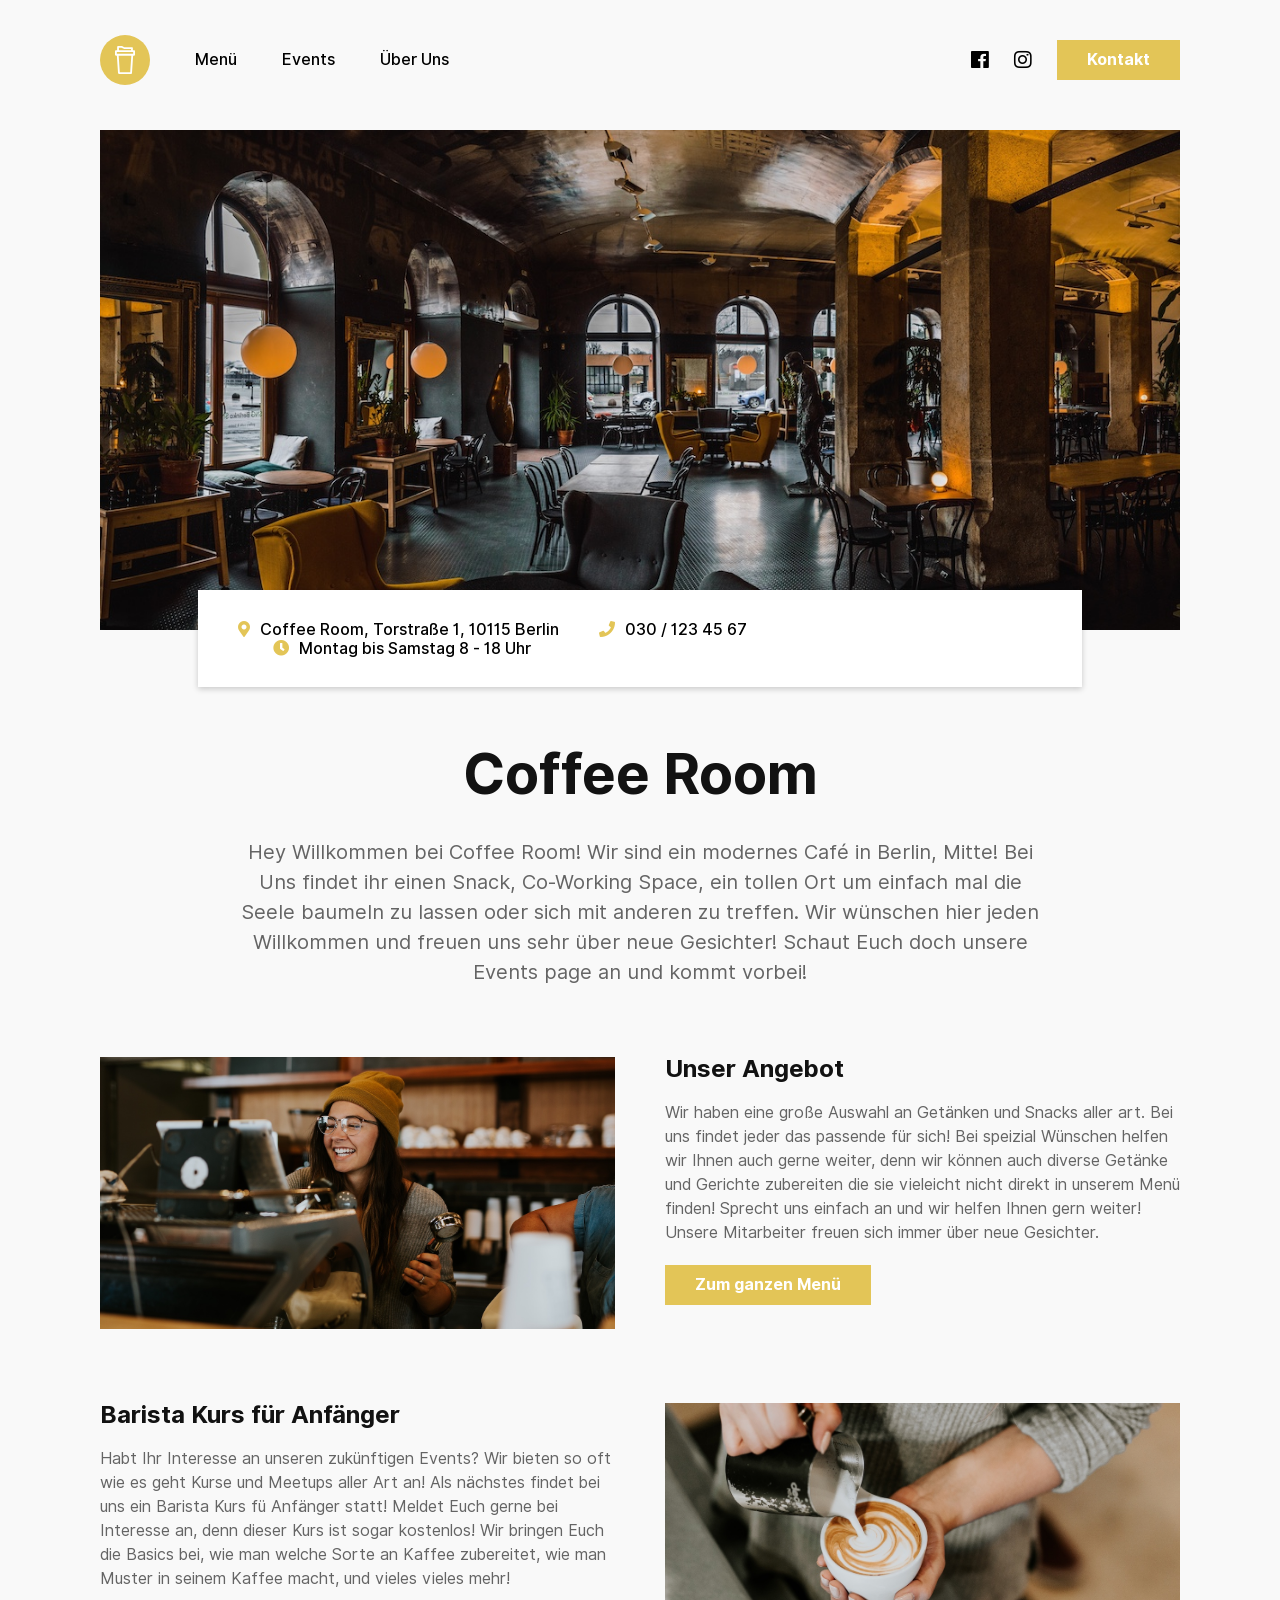
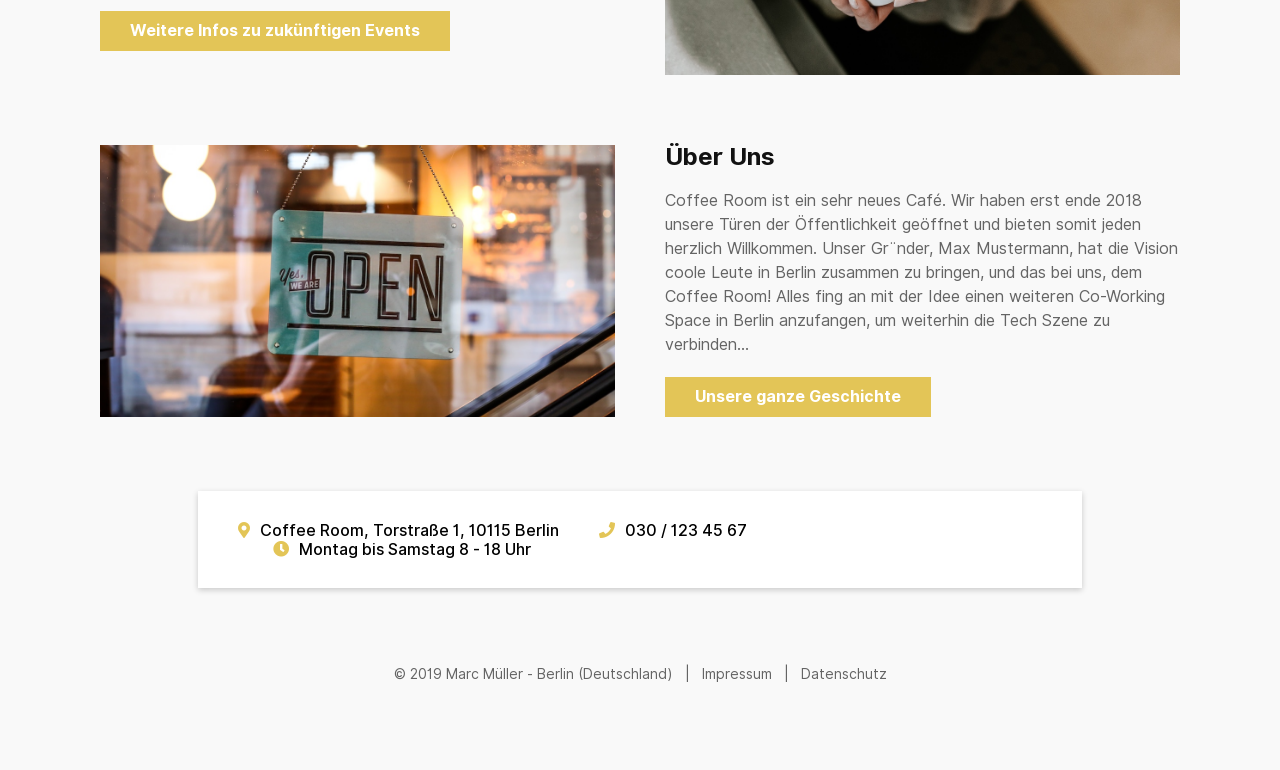
<file: index.html>
<!DOCTYPE html>
<html lang="de">
<head>

	<!-- Diese Seite ist programmiert von Marc Müller, bei Fragen zum Quellcode schicken sie eine E-Mail an marc.mueller@th-wildau.de -->

	<!-- Charset & Device Specific Meta Tags -->
	<meta charset="utf-8">
    <meta http-equiv="X-UA-Compatible" content="IE=edge">
    <meta name="viewport" content="width=device-width, initial-scale=1, shrink-to-fit=no">

    <!-- Title -->
	<title>Coffee Room</title>

    <!-- Content Meta Tags -->
    <meta name="author" content="Coffee Room">
    <meta name="description" content="Coffee Room ist ein wunderschönes modernes Café in Berlin Mitte.">
    <meta name="keywords" content="coffee, room, cafe, coffee room, Kaffee, Kaffee Laden, Coworking, co-working, berlin, mitte, berlin mitte, coworking berlin mitte">

    <meta property="og:title" content="Coffee Room">
    <meta property="og:type" content="website">
    <meta name="og:description" content="Coffee Room ist ein wunderschönes modernes Café in Berlin Mitte.">

    <!-- Favicon & Home Screen Icons -->
    <link rel="apple-touch-icon" sizes="180x180" href="./media/logo/apple-touch-icon.jpg">
    <link rel="icon" type="image/png" sizes="200x200" href="./media/logo/favicon.png">
	<link rel="icon" type="image/png" sizes="32x32" href="./media/logo/favicon-32x32.png">
	<link rel="icon" type="image/png" sizes="16x16" href="./media/logo/favicon-16x16.png">

    <!-- CSS -->
	<link rel="stylesheet" type="text/css" href="./css/normalize.css">
	<link rel="stylesheet" type="text/css" href="./css/fontawesome.min.css">
	<link rel="stylesheet" type="text/css" href="./css/inter-ui.css">
	<link rel="stylesheet" type="text/css" href="./css/style.css">

</head>
<body>

	<!-- Body Wrapper: Max-Width: 1200px -->
	<div class="wrapper">
		
		<!-- Navigations Leiste -->
		<header>
			
			<div class="mobileMenu">
				<a href="javascript:openMenu();"><i class="fas fa-bars"></i></a>
			</div><a href="./index.html" class="logo"><img src="./media/logo/logo.svg" alt="Coffee Room Logo"/></a><div class="rightNav">
				<ul>
					<li><a target="_blank" href="https://www.facebook.com/coffeeroom/"><i class="fab fa-facebook"></i></a></li>
					<li><a target="_blank" href="https://www.instagram.com/coffeeroom/"><i class="fab fa-instagram"></i></a></li>
				</ul>
				<a class="button" href="./kontakt.html">Kontakt</a>
				<a class="mobileButton" href="./kontakt.html"><i class="far fa-envelope"></i></a>
			</div>
			<nav class="navLinks" id="navLinks">
				<ul>
					<li><a href="./menu.html">Men&uuml;</a></li>
					<li><a href="./events.html">Events</a></li>
					<li><a href="./ueberuns.html">&Uuml;ber Uns</a></li>
				</ul>
			</nav>
			
		</header>

		<!-- Main Content Abteilung -->
		<main>
			
			<!-- Hero Bild -->
			<img class="hero" src="./media/cafe.jpg" alt="Ein Blick auf das ganze Coffe Room Café" title="Quelle: Sebastian Schuppik auf Unsplash  –  https://unsplash.com/photos/H7xTpvBjJS4"/>

			<!-- Quick Information -->
			<div class="quickInfo">
				<ul>
					<li class="rightMargin"><i class="fas fa-map-marker-alt"></i>Coffee Room, Torstra&szlig;e 1, 10115 Berlin</li>
					<li><i class="fas fa-phone"></i>030 / 123 45 67</li>
					<li class="leftMargin"><i class="fas fa-clock"></i>Montag bis Samstag 8 - 18 Uhr</li>
				</ul>
			</div>

			<!-- Seiten Intro -->
			<section class="text">
				<h1>Coffee Room</h1>
				<p>Hey Willkommen bei Coffee Room! Wir sind ein modernes Caf&eacute; in Berlin, Mitte! Bei Uns findet ihr einen Snack, Co-Working Space, ein tollen Ort um einfach mal die Seele baumeln zu lassen oder sich mit anderen zu treffen. Wir wünschen hier jeden Willkommen und freuen uns sehr &uuml;ber neue Gesichter! Schaut Euch doch unsere <a href="./events.html">Events</a> page an und kommt vorbei!</p>
			</section>

			<!-- Bild, Text und CTA Abteilungen -->
			<section class="imageText" id="menu">
				<img class="image rightMargin" src="./media/baristaWide.jpg" alt="Barista welche frischen Kaffee zubereitet" title="Quelle: Brooke Cagle auf Unsplash  –  https://unsplash.com/photos/8jp-6SjVibM"/><div class="content leftMargin">
					<h2>Unser Angebot</h2>
					<p>Wir haben eine gro&szlig;e Auswahl an Get&auml;nken und Snacks aller art. Bei uns findet jeder das passende für sich! Bei speizial W&uuml;nschen helfen wir Ihnen auch gerne weiter, denn wir k&ouml;nnen auch diverse Get&auml;nke und Gerichte zubereiten die sie vieleicht nicht direkt in unserem <a href="./menu.html">Men&uuml;</a> finden! Sprecht uns einfach an und wir helfen Ihnen gern weiter! Unsere Mitarbeiter freuen sich immer &uuml;ber neue Gesichter.</p>
					<a class="button" href="./menu.html">Zum ganzen Menü</a>
				</div>
			</section>

			<section class="imageText" id="events">
				<img class="image leftMargin" src="./media/milchInKaffee.jpg" alt="Ein Milch Muster wird in ein Kaffee hineingegoßen" title="Quelle: Brooke Cagle auf Unsplash  –  https://unsplash.com/photos/X4RJG4aNi8o"/><div class="content rightMargin">
					<h2>Barista Kurs für Anfänger</h2>
					<p>Habt Ihr Interesse an unseren zukünftigen Events? Wir bieten so oft wie es geht Kurse und Meetups aller Art an! Als n&auml;chstes findet bei uns ein Barista Kurs f&uuml; Anf&auml;nger statt! Meldet Euch gerne bei Interesse an, denn dieser Kurs ist sogar kostenlos! Wir bringen Euch die Basics bei, wie man welche Sorte an Kaffee zubereitet, wie man Muster in seinem Kaffee macht, und vieles vieles mehr!</p>
					<a class="button" href="./events.html">Weitere Infos zu zukünftigen Events</a>
				</div>
			</section>

			<section class="imageText" id="ueberUns">
				<img class="image rightMargin" src="./media/open.jpg" alt="Das Open Schild an unserer Eingangstür" title="Quelle: Alexandre Godreau auf Unsplash  –  https://unsplash.com/photos/7YlHU_ZPS34"/><div class="content leftMargin">
					<h2>&Uuml;ber Uns</h2>
					<p>Coffee Room ist ein sehr neues Caf&eacute;. Wir haben erst ende 2018 unsere T&uuml;ren der &Ouml;ffentlichkeit ge&ouml;ffnet und bieten somit jeden herzlich Willkommen. Unser Gr&uml;nder, Max Mustermann, hat die Vision coole Leute in Berlin zusammen zu bringen, und das bei uns, dem Coffee Room! Alles fing an mit der Idee einen weiteren Co-Working Space in Berlin anzufangen, um weiterhin die Tech Szene zu verbinden...</p>
					<a class="button" href="./ueberuns.html">Unsere ganze Geschichte</a>
				</div>
			</section>

			<!-- Quick Information -->
			<div class="quickInfo topMargin">
				<ul>
					<li class="rightMargin"><i class="fas fa-map-marker-alt"></i>Coffee Room, Torstra&szlig;e 1, 10115 Berlin</li>
					<li><i class="fas fa-phone"></i>030 / 123 45 67</li>
					<li class="leftMargin"><i class="fas fa-clock"></i>Montag bis Samstag 8 - 18 Uhr</li>
				</ul>
			</div>

		</main>

		<!-- Footer -->
		<footer>
			<p class="footerText">&copy; 2019 Marc M&uuml;ller - Berlin (Deutschland) &nbsp; | &nbsp; <a target="_blank" href="./impressum.html">Impressum</a> &nbsp; | &nbsp; <a target="_blank" href="./datenschutz.html">Datenschutz</a></p>
			<p class="mobileFooterText"><a target="_blank" href="./impressum.html">Impressum</a><br><a target="_blank" href="./datenschutz.html">Datenschutz</a><br>&copy; 2019 Marc M&uuml;ller - Berlin (Deutschland)</p>
		</footer>

		<!-- Javascript Implementation -->
		<script type="text/javascript" src="./js/animation.js"></script>

	</div>

</body>
</html>
</file>
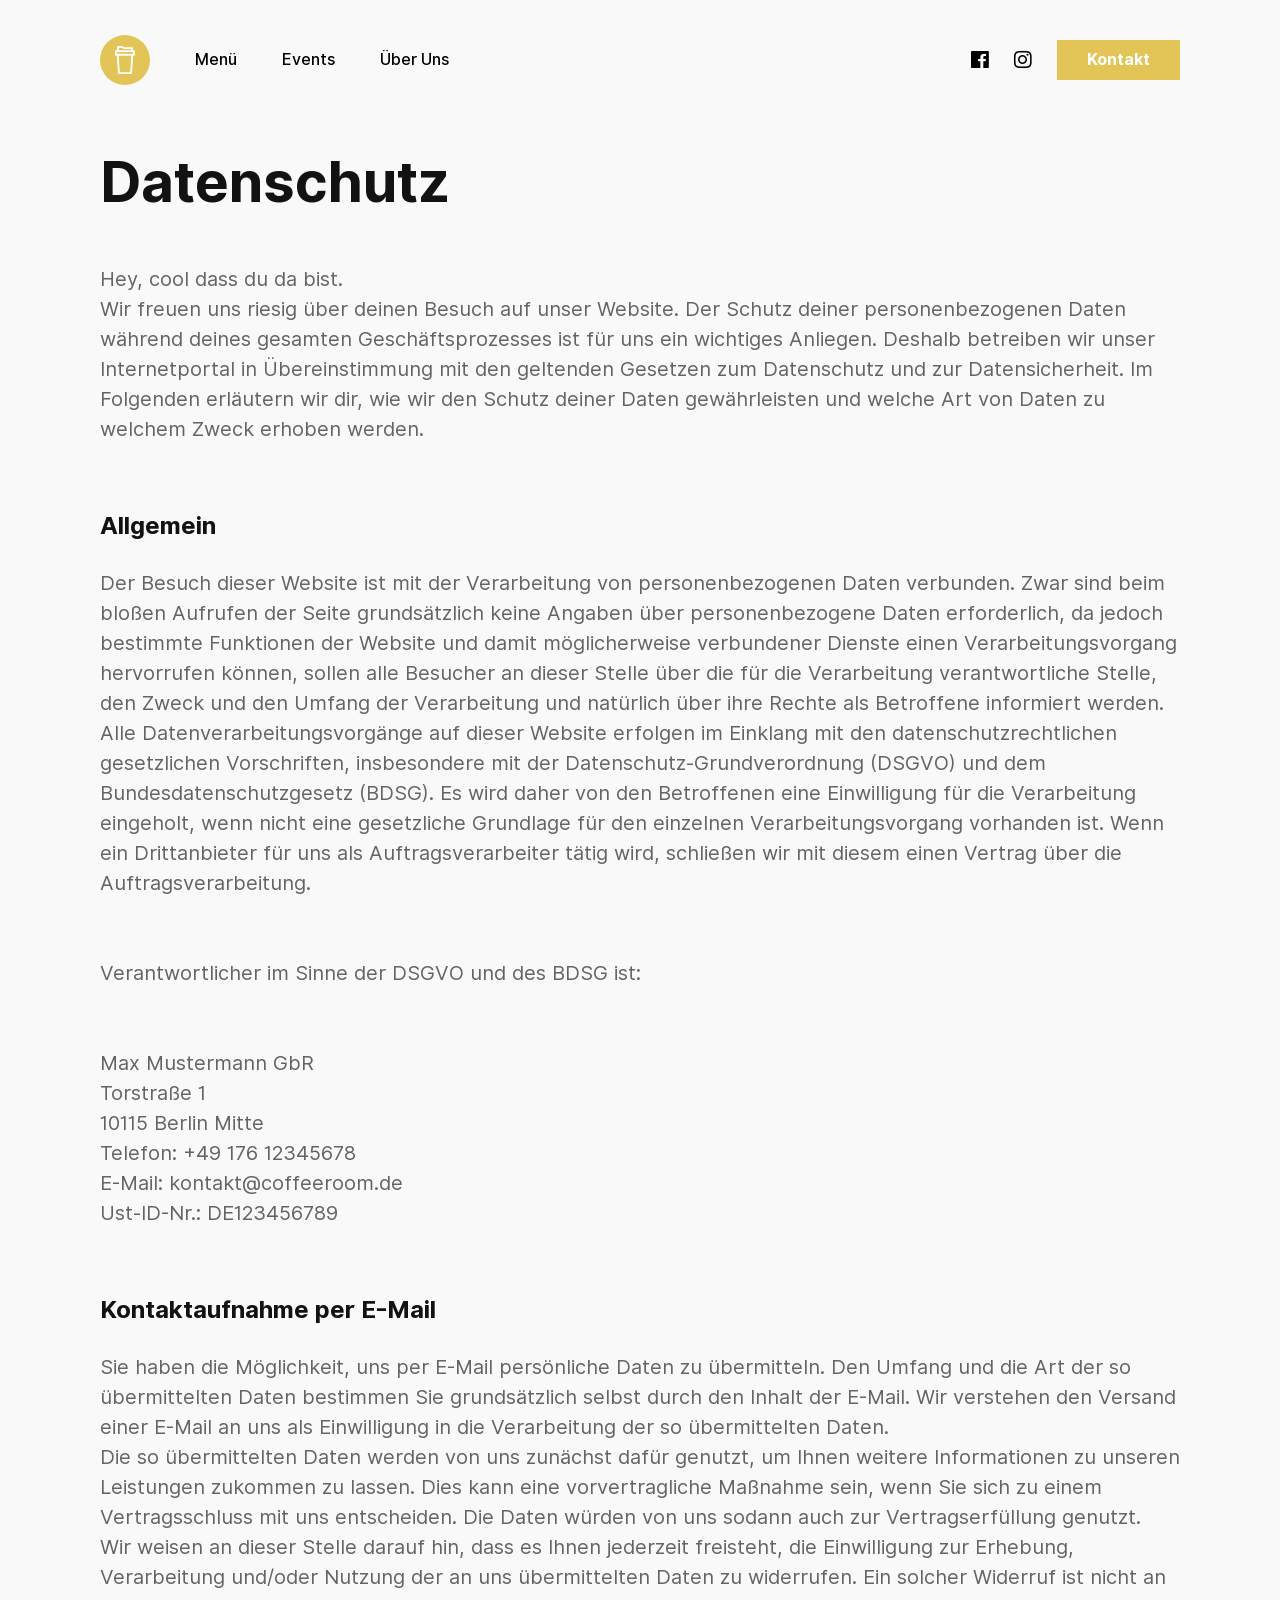
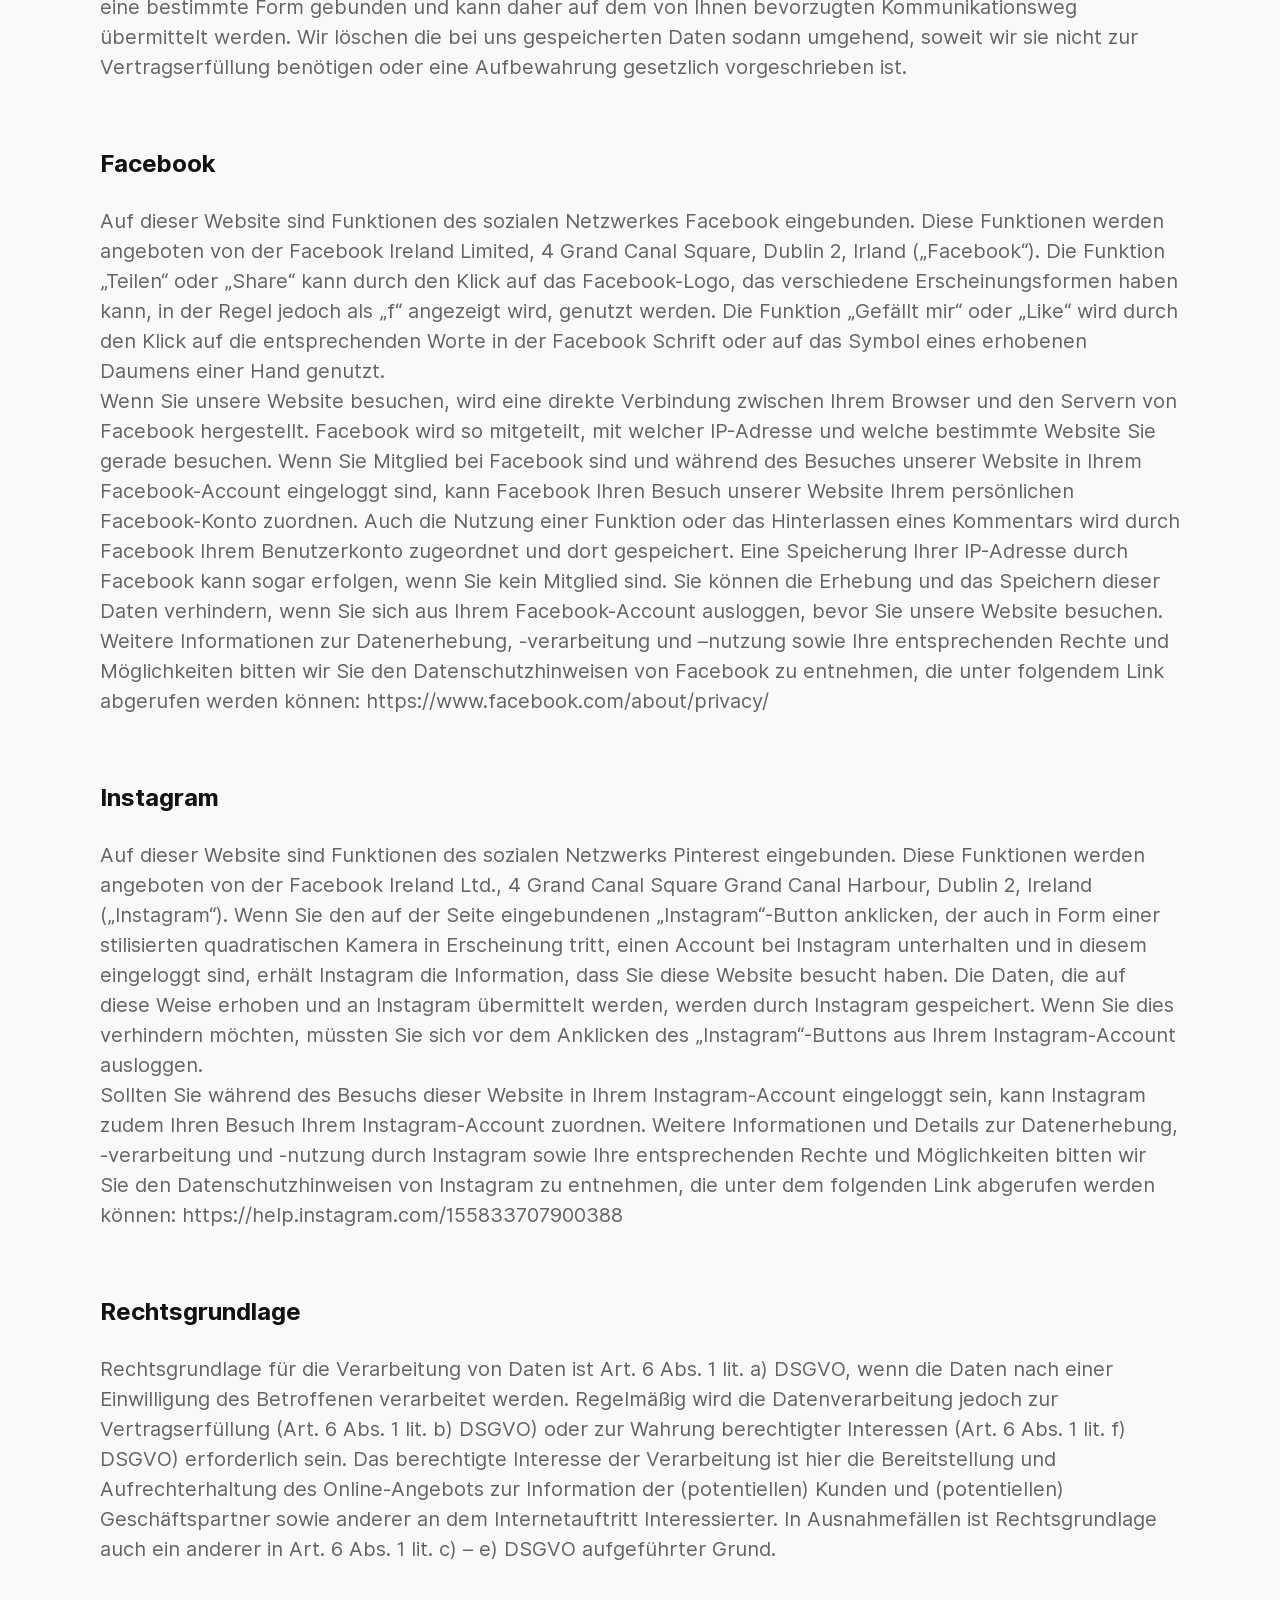
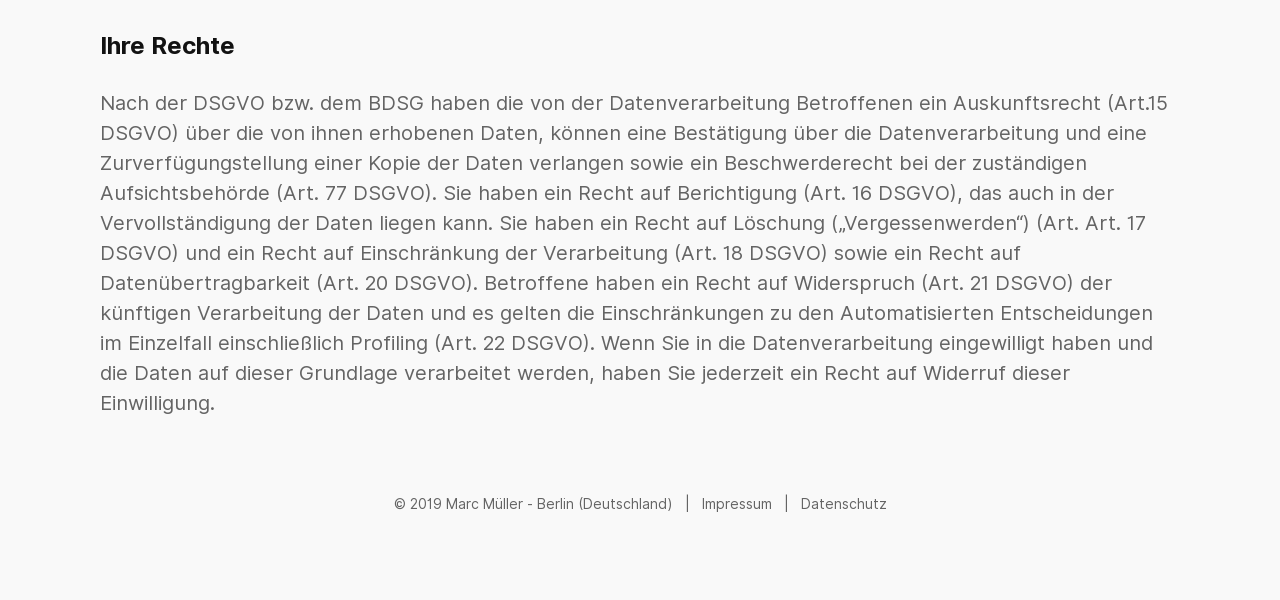
<file: datenschutz.html>
<!DOCTYPE html>
<html lang="de">
<head>

	<!-- Diese Seite ist programmiert von Marc Müller, bei Fragen zum Quellcode schicken sie eine E-Mail an marc.mueller@th-wildau.de -->

	<!-- Charset & Device Specific Meta Tags -->
	<meta charset="utf-8">
    <meta http-equiv="X-UA-Compatible" content="IE=edge">
    <meta name="viewport" content="width=device-width, initial-scale=1, shrink-to-fit=no">

    <!-- Title -->
	<title>Coffee Room &raquo; Datenschutz</title>

    <!-- Content Meta Tags -->
    <meta name="author" content="Coffee Room">
    <meta name="description" content="Coffee Room ist ein wunderschönes modernes Café in Berlin Mitte.">
    <meta name="keywords" content="coffee, room, cafe, coffee room, Kaffee, Kaffee Laden, Coworking, co-working, berlin, mitte, berlin mitte, coworking berlin mitte">

    <meta property="og:title" content="Coffee Room &raquo; Datenschutz">
    <meta property="og:type" content="website">
    <meta name="og:description" content="Coffee Room ist ein wunderschönes modernes Café in Berlin Mitte.">

    <!-- Favicon & Home Screen Icons -->
    <link rel="apple-touch-icon" sizes="180x180" href="./media/logo/apple-touch-icon.jpg">
    <link rel="icon" type="image/png" sizes="200x200" href="./media/logo/favicon.png">
	<link rel="icon" type="image/png" sizes="32x32" href="./media/logo/favicon-32x32.png">
	<link rel="icon" type="image/png" sizes="16x16" href="./media/logo/favicon-16x16.png">

    <!-- CSS -->
	<link rel="stylesheet" type="text/css" href="./css/normalize.css">
	<link rel="stylesheet" type="text/css" href="./css/fontawesome.min.css">
	<link rel="stylesheet" type="text/css" href="./css/inter-ui.css">
	<link rel="stylesheet" type="text/css" href="./css/style.css">

</head>
<body>

	<!-- Body Wrapper: Max-Width: 1200px -->
	<div class="wrapper">
		
		<!-- Navigations Leiste -->
		<header>
			
			<div class="mobileMenu">
				<a href="javascript:openMenu();"><i class="fas fa-bars"></i></a>
			</div><a href="./index.html" class="logo"><img src="./media/logo/logo.svg" alt="Coffee Room Logo"/></a><div class="rightNav">
				<ul>
					<li><a target="_blank" href="https://www.facebook.com/coffeeroom/"><i class="fab fa-facebook"></i></a></li>
					<li><a target="_blank" href="https://www.instagram.com/coffeeroom/"><i class="fab fa-instagram"></i></a></li>
				</ul>
				<a class="button" href="./kontakt.html">Kontakt</a>
				<a class="mobileButton" href="./kontakt.html"><i class="far fa-envelope"></i></a>
			</div>
			<nav class="navLinks" id="navLinks">
				<ul>
					<li><a href="./menu.html">Men&uuml;</a></li>
					<li><a href="./events.html">Events</a></li>
					<li><a href="./ueberuns.html">&Uuml;ber Uns</a></li>
				</ul>
			</nav>
			
		</header>

		<!-- Main Content Abteilung -->
		<main>

			<!-- Datenschutz Text -->
			<section class="legalText">
				<h1>Datenschutz</h1>
				<p>Hey, cool dass du da bist.<br>Wir freuen uns riesig über deinen Besuch auf unser Website. Der Schutz deiner personenbezogenen Daten während deines gesamten Geschäftsprozesses ist für uns ein wichtiges Anliegen. Deshalb betreiben wir unser Internetportal in Übereinstimmung mit den geltenden Gesetzen zum Datenschutz und zur Datensicherheit. Im Folgenden erläutern wir dir, wie wir den Schutz deiner Daten gewährleisten und welche Art von Daten zu welchem Zweck erhoben werden.</p>

				<h2>Allgemein</h2>
				<p class="lessTopMargin">Der Besuch dieser Website ist mit der Verarbeitung von personenbezogenen Daten verbunden. Zwar sind beim bloßen Aufrufen der Seite grundsätzlich keine Angaben über personenbezogene Daten erforderlich, da jedoch bestimmte Funktionen der Website und damit möglicherweise verbundener Dienste einen Verarbeitungsvorgang hervorrufen können, sollen alle Besucher an dieser Stelle über die für die Verarbeitung verantwortliche Stelle, den Zweck und den Umfang der Verarbeitung und natürlich über ihre Rechte als Betroffene informiert werden. Alle Datenverarbeitungsvorgänge auf dieser Website erfolgen im Einklang mit den datenschutzrechtlichen gesetzlichen Vorschriften, insbesondere mit der Datenschutz-Grundverordnung (DSGVO) und dem Bundesdatenschutzgesetz (BDSG). Es wird daher von den Betroffenen eine Einwilligung für die Verarbeitung eingeholt, wenn nicht eine gesetzliche Grundlage für den einzelnen Verarbeitungsvorgang vorhanden ist. Wenn ein Drittanbieter für uns als Auftragsverarbeiter tätig wird, schließen wir mit diesem einen Vertrag über die Auftragsverarbeitung.<br><br><br>


				Verantwortlicher im Sinne der DSGVO und des BDSG ist:<br><br><br>


				Max Mustermann GbR<br>
				Torstraße 1<br>
				10115 Berlin Mitte<br>
				Telefon: +49 176 12345678<br>
				 E-Mail: kontakt@coffeeroom.de<br>
				Ust-ID-Nr.: DE123456789</p>

				<h2 id="kontaktEMail">Kontaktaufnahme per E-Mail</h2>
				<p class="lessTopMargin">Sie haben die Möglichkeit, uns per E-Mail persönliche Daten zu übermitteln. Den Umfang und die Art der so übermittelten Daten bestimmen Sie grundsätzlich selbst durch den Inhalt der E-Mail. Wir verstehen den Versand einer E-Mail an uns als Einwilligung in die Verarbeitung der so übermittelten Daten.<br>
				Die so übermittelten Daten werden von uns zunächst dafür genutzt, um Ihnen weitere Informationen zu unseren Leistungen zukommen zu lassen. Dies kann eine vorvertragliche Maßnahme sein, wenn Sie sich zu einem Vertragsschluss mit uns entscheiden. Die Daten würden von uns sodann auch zur Vertragserfüllung genutzt.<br>
				Wir weisen an dieser Stelle darauf hin, dass es Ihnen jederzeit freisteht, die Einwilligung zur Erhebung, Verarbeitung und/oder Nutzung der an uns übermittelten Daten zu widerrufen. Ein solcher Widerruf ist nicht an eine bestimmte Form gebunden und kann daher auf dem von Ihnen bevorzugten Kommunikationsweg übermittelt werden. Wir löschen die bei uns gespeicherten Daten sodann umgehend, soweit wir sie nicht zur Vertragserfüllung benötigen oder eine Aufbewahrung gesetzlich vorgeschrieben ist.</p>

				<h2 id="facebook">Facebook</h2>
				<p class="lessTopMargin">Auf dieser Website sind Funktionen des sozialen Netzwerkes Facebook eingebunden.  Diese Funktionen werden angeboten von der Facebook Ireland Limited, 4 Grand Canal Square, Dublin 2, Irland („Facebook“). Die Funktion „Teilen“ oder „Share“ kann durch den Klick auf das Facebook-Logo, das verschiedene Erscheinungsformen haben kann, in der Regel jedoch als „f“ angezeigt wird, genutzt werden. Die Funktion „Gefällt mir“ oder „Like“ wird durch den Klick auf die entsprechenden Worte in der Facebook Schrift oder auf das Symbol eines erhobenen Daumens einer Hand genutzt.<br>
				Wenn Sie unsere Website besuchen, wird eine direkte Verbindung zwischen Ihrem Browser und den Servern von Facebook hergestellt. Facebook wird so mitgeteilt, mit welcher IP-Adresse und welche bestimmte Website Sie gerade besuchen. Wenn Sie Mitglied bei Facebook sind und während des Besuches unserer Website in Ihrem Facebook-Account eingeloggt sind, kann Facebook Ihren Besuch unserer Website Ihrem persönlichen Facebook-Konto zuordnen. Auch die Nutzung einer Funktion oder das Hinterlassen eines Kommentars wird durch Facebook Ihrem Benutzerkonto zugeordnet und dort gespeichert. Eine Speicherung Ihrer IP-Adresse durch Facebook kann sogar erfolgen, wenn Sie kein Mitglied sind. Sie können die Erhebung und das Speichern dieser Daten verhindern, wenn Sie sich aus Ihrem Facebook-Account ausloggen, bevor Sie unsere Website besuchen. Weitere Informationen zur Datenerhebung, -verarbeitung und –nutzung sowie Ihre entsprechenden Rechte und Möglichkeiten bitten wir Sie den Datenschutzhinweisen von Facebook zu entnehmen, die unter folgendem Link abgerufen werden können: https://www.facebook.com/about/privacy/</p>

				<h2 id="instagram">Instagram</h2>
				<p class="lessTopMargin">Auf dieser Website sind Funktionen des sozialen Netzwerks Pinterest eingebunden. Diese Funktionen werden angeboten von der Facebook Ireland Ltd., 4 Grand Canal Square Grand Canal Harbour, Dublin 2, Ireland („Instagram“). Wenn Sie den auf der Seite eingebundenen „Instagram“-Button anklicken, der auch in Form einer stilisierten quadratischen Kamera in Erscheinung tritt, einen Account bei Instagram unterhalten und in diesem eingeloggt sind, erhält Instagram die Information, dass Sie diese Website besucht haben. Die Daten, die auf diese Weise erhoben und an Instagram übermittelt werden, werden durch Instagram gespeichert. Wenn Sie dies verhindern möchten, müssten Sie sich vor dem Anklicken des „Instagram“-Buttons aus Ihrem Instagram-Account ausloggen.<br>
				Sollten Sie während des Besuchs dieser Website in Ihrem Instagram-Account eingeloggt sein, kann Instagram zudem Ihren Besuch Ihrem Instagram-Account zuordnen. Weitere Informationen und Details zur Datenerhebung, -verarbeitung und -nutzung durch Instagram sowie Ihre entsprechenden Rechte und Möglichkeiten bitten wir Sie den Datenschutzhinweisen von Instagram zu entnehmen, die unter dem folgenden Link abgerufen werden können: https://help.instagram.com/155833707900388</p>

				<h2 id="rechtsgrundlage">Rechtsgrundlage</h2>
				<p class="lessTopMargin">Rechtsgrundlage für die Verarbeitung von Daten ist Art. 6 Abs. 1 lit. a) DSGVO, wenn die Daten nach einer Einwilligung des Betroffenen verarbeitet werden. Regelmäßig wird die Datenverarbeitung jedoch zur Vertragserfüllung (Art. 6 Abs. 1 lit. b) DSGVO) oder zur Wahrung berechtigter Interessen (Art. 6 Abs. 1 lit. f) DSGVO) erforderlich sein. Das berechtigte Interesse der Verarbeitung ist hier die Bereitstellung und Aufrechterhaltung des Online-Angebots zur Information der (potentiellen) Kunden und (potentiellen) Geschäftspartner sowie anderer an dem Internetauftritt Interessierter. In Ausnahmefällen ist Rechtsgrundlage auch ein anderer in Art. 6 Abs. 1 lit. c) – e) DSGVO aufgeführter Grund.</p>

				<h2 id="ihreRechte">Ihre Rechte</h2>
				<p class="lessTopMargin">Nach der DSGVO bzw. dem BDSG haben die von der Datenverarbeitung Betroffenen ein Auskunftsrecht (Art.15 DSGVO) über die von ihnen erhobenen Daten, können eine Bestätigung über die Datenverarbeitung und eine Zurverfügungstellung einer Kopie der Daten verlangen sowie ein Beschwerderecht bei der zuständigen Aufsichtsbehörde (Art. 77 DSGVO). Sie haben ein Recht auf Berichtigung (Art. 16 DSGVO), das auch in der Vervollständigung der Daten liegen kann. Sie haben ein Recht auf Löschung („Vergessenwerden“) (Art. Art. 17 DSGVO) und ein Recht auf Einschränkung der Verarbeitung (Art. 18 DSGVO) sowie ein Recht auf Datenübertragbarkeit (Art. 20 DSGVO). Betroffene haben ein Recht auf Widerspruch (Art. 21 DSGVO) der künftigen Verarbeitung der Daten und es gelten die Einschränkungen zu den Automatisierten Entscheidungen im Einzelfall einschließlich Profiling (Art. 22 DSGVO). Wenn Sie in die Datenverarbeitung eingewilligt haben und die Daten auf dieser Grundlage verarbeitet werden, haben Sie jederzeit ein Recht auf Widerruf dieser Einwilligung.</p>
			</section>

		</main>

		<!-- Footer -->
		<footer>
			<p class="footerText">&copy; 2019 Marc M&uuml;ller - Berlin (Deutschland) &nbsp; | &nbsp; <a href="./impressum.html">Impressum</a> &nbsp; | &nbsp; <a href="./datenschutz.html">Datenschutz</a></p>
			<p class="mobileFooterText"><a href="./impressum.html">Impressum</a><br><a href="./datenschutz.html">Datenschutz</a><br>&copy; 2019 Marc M&uuml;ller - Berlin (Deutschland)</p>
		</footer>

		<!-- Javascript Implementation -->
		<script type="text/javascript" src="./js/animation.js"></script>

	</div>

</body>
</html>
</file>
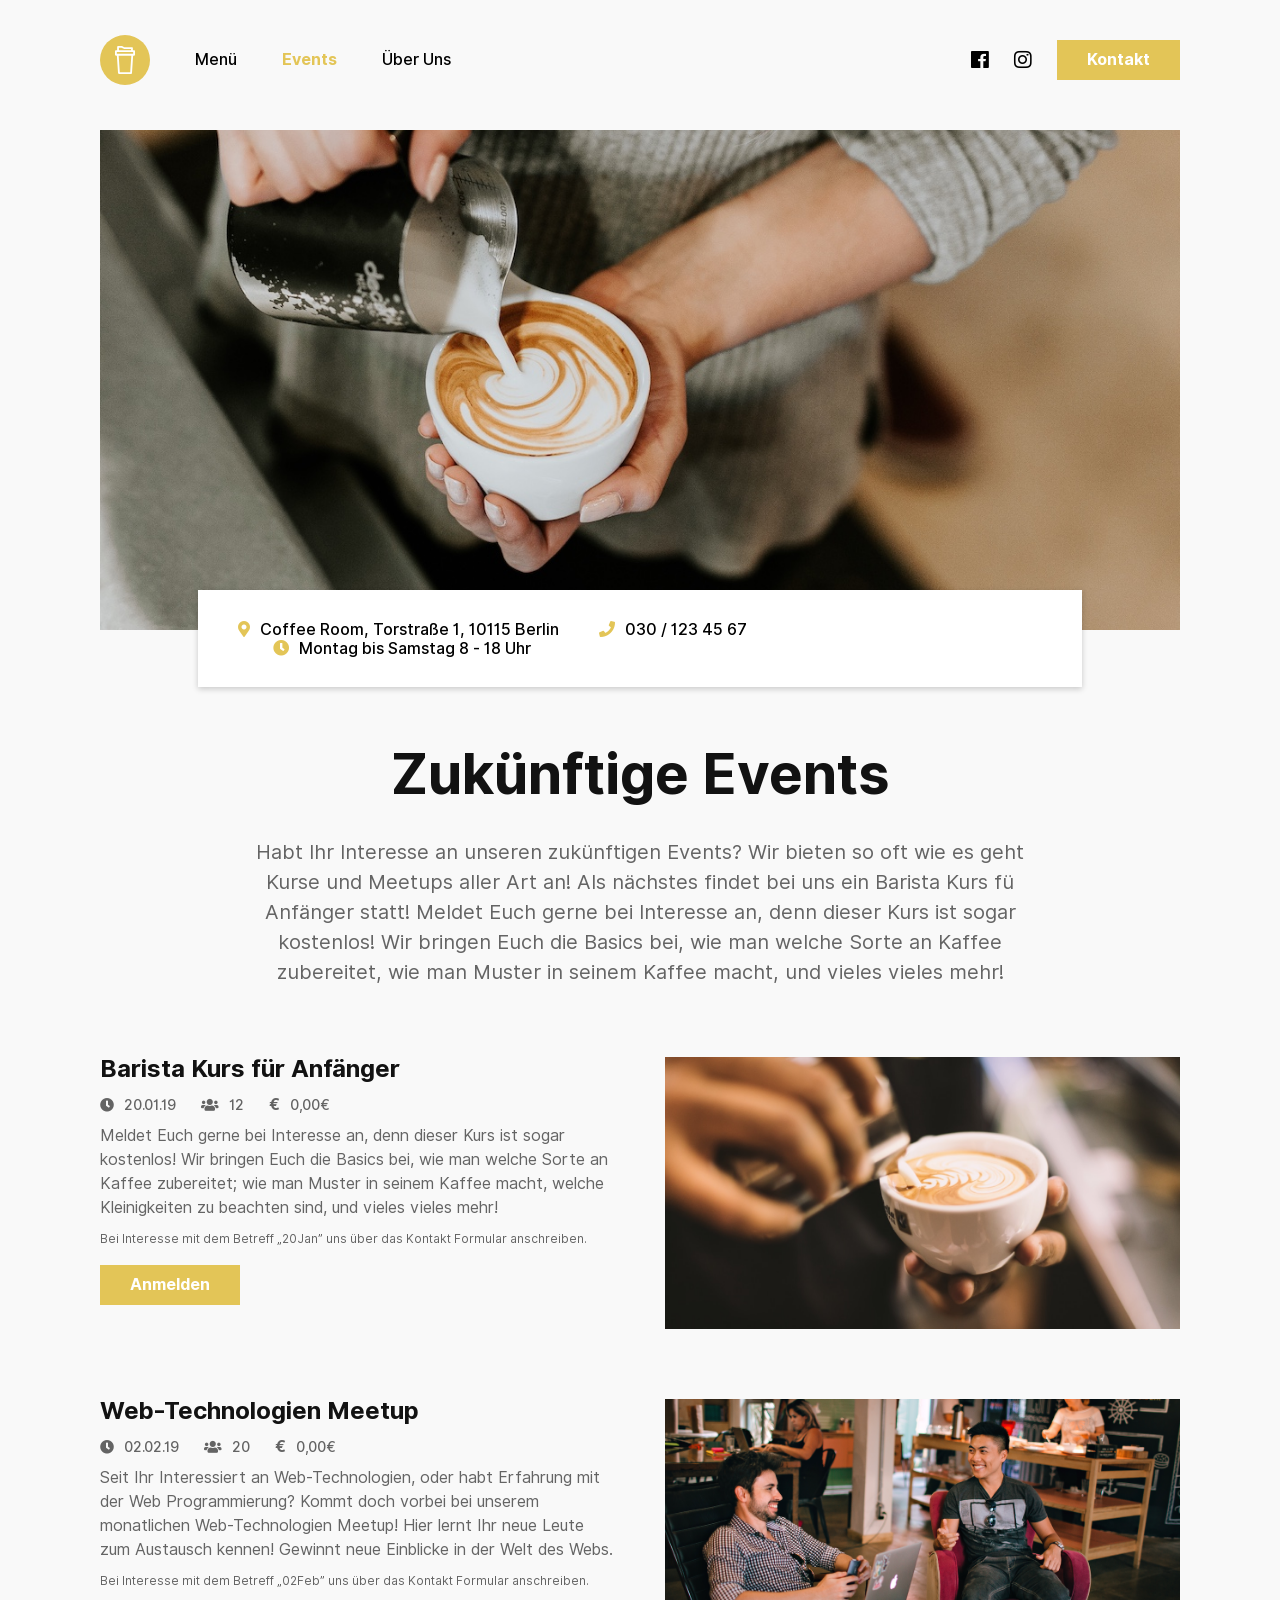
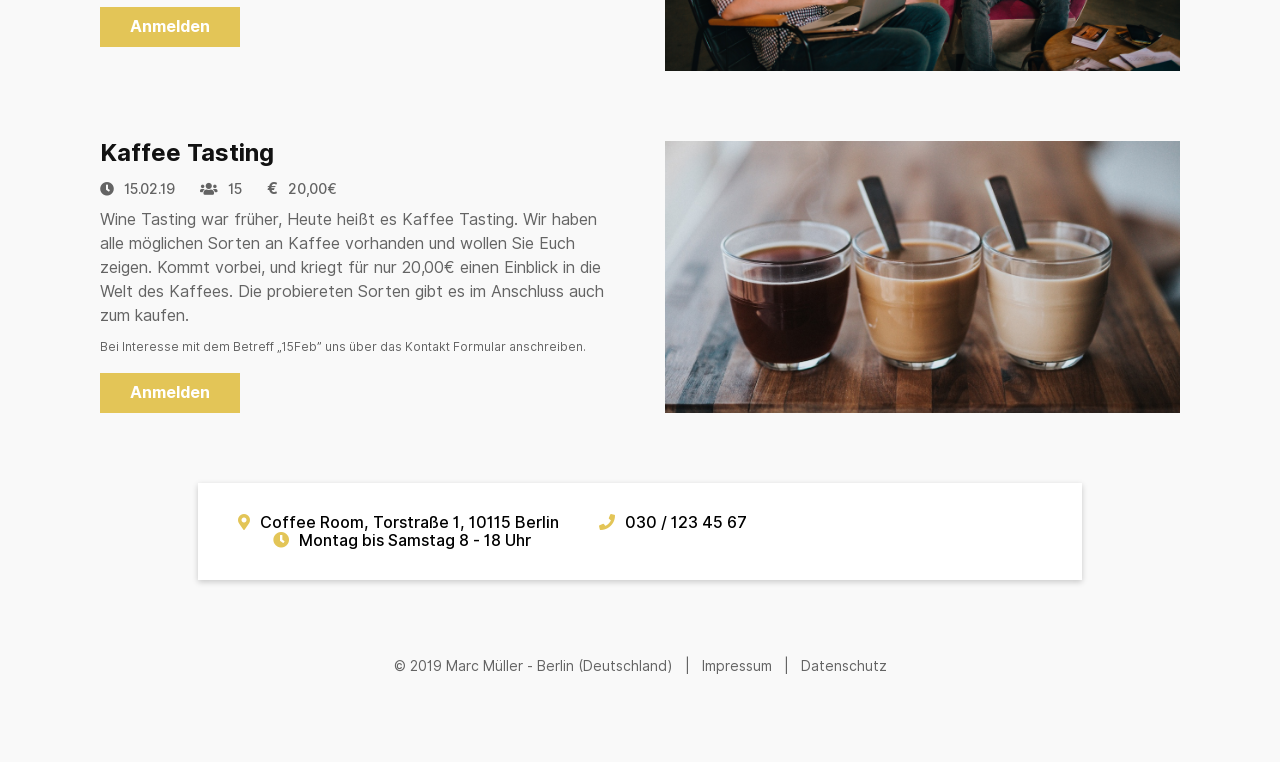
<file: events.html>
<!DOCTYPE html>
<html lang="de">
<head>

	<!-- Diese Seite ist programmiert von Marc Müller, bei Fragen zum Quellcode schicken sie eine E-Mail an marc.mueller@th-wildau.de -->

	<!-- Charset & Device Specific Meta Tags -->
	<meta charset="utf-8">
    <meta http-equiv="X-UA-Compatible" content="IE=edge">
    <meta name="viewport" content="width=device-width, initial-scale=1, shrink-to-fit=no">

    <!-- Title -->
	<title>Coffee Room &raquo; Events</title>

    <!-- Content Meta Tags -->
    <meta name="author" content="Coffee Room">
    <meta name="description" content="Coffee Room ist ein wunderschönes modernes Café in Berlin Mitte.">
    <meta name="keywords" content="coffee, room, cafe, coffee room, Kaffee, Kaffee Laden, Coworking, co-working, berlin, mitte, berlin mitte, coworking berlin mitte, events, meetups, networking">

    <meta property="og:title" content="Coffee Room &raquo; Events">
    <meta property="og:type" content="website">
    <meta name="og:description" content="Coffee Room ist ein wunderschönes modernes Café in Berlin Mitte.">

    <!-- Favicon & Home Screen Icons -->
    <link rel="apple-touch-icon" sizes="180x180" href="./media/logo/apple-touch-icon.jpg">
    <link rel="icon" type="image/png" sizes="200x200" href="./media/logo/favicon.png">
	<link rel="icon" type="image/png" sizes="32x32" href="./media/logo/favicon-32x32.png">
	<link rel="icon" type="image/png" sizes="16x16" href="./media/logo/favicon-16x16.png">

    <!-- CSS -->
	<link rel="stylesheet" type="text/css" href="./css/normalize.css">
	<link rel="stylesheet" type="text/css" href="./css/fontawesome.min.css">
	<link rel="stylesheet" type="text/css" href="./css/inter-ui.css">
	<link rel="stylesheet" type="text/css" href="./css/style.css">

</head>
<body>

	<!-- Body Wrapper: Max-Width: 1200px -->
	<div class="wrapper">
		
		<!-- Navigations Leiste -->
		<header>
			
			<div class="mobileMenu">
				<a href="javascript:openMenu();"><i class="fas fa-bars"></i></a>
			</div><a href="./index.html" class="logo"><img src="./media/logo/logo.svg" alt="Coffee Room Logo"/></a><div class="rightNav">
				<ul>
					<li><a target="_blank" href="https://www.facebook.com/coffeeroom/"><i class="fab fa-facebook"></i></a></li>
					<li><a target="_blank" href="https://www.instagram.com/coffeeroom/"><i class="fab fa-instagram"></i></a></li>
				</ul>
				<a class="button" href="./kontakt.html">Kontakt</a>
				<a class="mobileButton" href="./kontakt.html"><i class="far fa-envelope"></i></a>
			</div>
			<nav class="navLinks" id="navLinks">
				<ul>
					<li><a href="./menu.html">Men&uuml;</a></li>
					<li><a href="./events.html" class="selected">Events</a></li>
					<li><a href="./ueberuns.html">&Uuml;ber Uns</a></li>
				</ul>
			</nav>

		</header>

		<!-- Main Content Abteilung -->
		<main>
			
			<!-- Hero Bild -->
			<img class="hero" src="./media/milchInKaffee.jpg" alt="Ein Milch Muster wird in ein Kaffee hineingegoßen" title="Quelle: Brooke Cagle auf Unsplash  –  https://unsplash.com/photos/X4RJG4aNi8o"/>

			<!-- Quick Information -->
			<div class="quickInfo">
				<ul>
					<li class="rightMargin"><i class="fas fa-map-marker-alt"></i>Coffee Room, Torstra&szlig;e 1, 10115 Berlin</li>
					<li><i class="fas fa-phone"></i>030 / 123 45 67</li>
					<li class="leftMargin"><i class="fas fa-clock"></i>Montag bis Samstag 8 - 18 Uhr</li>
				</ul>
			</div>

			<!-- Seiten Text -->
			<section class="text">
				<h1>Zukünftige Events</h1>
				<p>Habt Ihr Interesse an unseren zukünftigen Events? Wir bieten so oft wie es geht Kurse und Meetups aller Art an! Als n&auml;chstes findet bei uns ein Barista Kurs f&uuml; Anf&auml;nger statt! Meldet Euch gerne bei Interesse an, denn dieser Kurs ist sogar kostenlos! Wir bringen Euch die Basics bei, wie man welche Sorte an Kaffee zubereitet, wie man Muster in seinem Kaffee macht, und vieles vieles mehr!</p>
			</section>

			<!-- Event Abteilungen: Bild, Text, Event Infos, CTA -->
			<section class="imageText" id="baristaKurs">
				<img class="image leftMargin" src="./media/milchInKaffeeAlt.jpg" alt="Ein Milch Muster wird in ein Kaffee hineingegoßen" title="Quelle: Di Bella Coffee auf Unsplash  –  https://unsplash.com/photos/s1-VmA26BIc"/><div class="content rightMargin">
					<h2>Barista Kurs für Anfänger</h2>
					<ul>
						<li class="rightMargin"><i class="fas fa-clock"></i>20.01.19</li>
						<li><i class="fas fa-users"></i>12</li>
						<li class="leftMargin"><i class="fa-euro">&euro;</i>0,00&euro;</li>
					</ul>
					<p class="lessTopMargin">Meldet Euch gerne bei Interesse an, denn dieser Kurs ist sogar kostenlos! Wir bringen Euch die Basics bei, wie man welche Sorte an Kaffee zubereitet; wie man Muster in seinem Kaffee macht, welche Kleinigkeiten zu beachten sind, und vieles vieles mehr!</p>
					<p class="extra">Bei Interesse mit dem Betreff „20Jan” uns über das Kontakt Formular anschreiben.</p>
					<a class="button" href="./kontakt.html">Anmelden</a>
				</div>
			</section>

			<section class="imageText" id="webMeet">
				<img class="image leftMargin" src="./media/meetup.png" alt="Zwei Männer lachen während eines unserer Events" title="Quelle: Helena Lopes auf Unsplash  –  https://unsplash.com/photos/1m2LQEonm2A"/><div class="content rightMargin">
					<h2>Web-Technologien Meetup</h2>
					<ul>
						<li class="rightMargin"><i class="fas fa-clock"></i>02.02.19</li>
						<li><i class="fas fa-users"></i>20</li>
						<li class="leftMargin"><i class="fa-euro">&euro;</i>0,00&euro;</li>
					</ul>
					<p class="lessTopMargin">Seit Ihr Interessiert an Web-Technologien, oder habt Erfahrung mit der Web Programmierung? Kommt doch vorbei bei unserem monatlichen Web-Technologien Meetup! Hier lernt Ihr neue Leute zum Austausch kennen! Gewinnt neue Einblicke in der Welt des Webs.</p>
					<p class="extra">Bei Interesse mit dem Betreff „02Feb” uns über das Kontakt Formular anschreiben.</p>
					<a class="button" href="./kontakt.html">Anmelden</a>
				</div>
			</section>

			<section class="imageText" id="kaffeeTasting">
				<img class="image leftMargin" src="./media/kaffeeTasting.jpg" alt="Drei Taßen Kaffee" title="Quelle: Nathan Dumlao auf Unsplash  –  https://unsplash.com/photos/pnmRtTHWqDM"/><div class="content rightMargin">
					<h2>Kaffee Tasting</h2>
					<ul>
						<li class="rightMargin"><i class="fas fa-clock"></i>15.02.19</li>
						<li><i class="fas fa-users"></i>15</li>
						<li class="leftMargin"><i class="fa-euro">&euro;</i>20,00&euro;</li>
					</ul> 
					<p class="lessTopMargin">Wine Tasting war fr&uuml;her, Heute hei&szlig;t es Kaffee Tasting. Wir haben alle möglichen Sorten an Kaffee vorhanden und wollen Sie Euch zeigen. Kommt vorbei, und kriegt f&uuml;r nur 20,00&euro; einen Einblick in die Welt des Kaffees. Die probiereten Sorten gibt es im Anschluss auch zum kaufen.</p>
					<p class="extra">Bei Interesse mit dem Betreff „15Feb” uns über das Kontakt Formular anschreiben.</p>
					<a class="button" href="./kontakt.html">Anmelden</a>
				</div>
			</section>

			<!-- Quick Information -->
			<div class="quickInfo topMargin">
				<ul>
					<li class="rightMargin"><i class="fas fa-map-marker-alt"></i>Coffee Room, Torstra&szlig;e 1, 10115 Berlin</li>
					<li><i class="fas fa-phone"></i>030 / 123 45 67</li>
					<li class="leftMargin"><i class="fas fa-clock"></i>Montag bis Samstag 8 - 18 Uhr</li>
				</ul>
			</div>

		</main>

		<!-- Footer -->
		<footer>
			<p class="footerText">&copy; 2019 Marc M&uuml;ller - Berlin (Deutschland) &nbsp; | &nbsp; <a target="_blank" href="./impressum.html">Impressum</a> &nbsp; | &nbsp; <a target="_blank" href="./datenschutz.html">Datenschutz</a></p>
			<p class="mobileFooterText"><a target="_blank" href="./impressum.html">Impressum</a><br><a target="_blank" href="./datenschutz.html">Datenschutz</a><br>&copy; 2019 Marc M&uuml;ller - Berlin (Deutschland)</p>
		</footer>

		<!-- Javascript Implementation -->
		<script type="text/javascript" src="./js/animation.js"></script>

	</div>

</body>
</html>
</file>
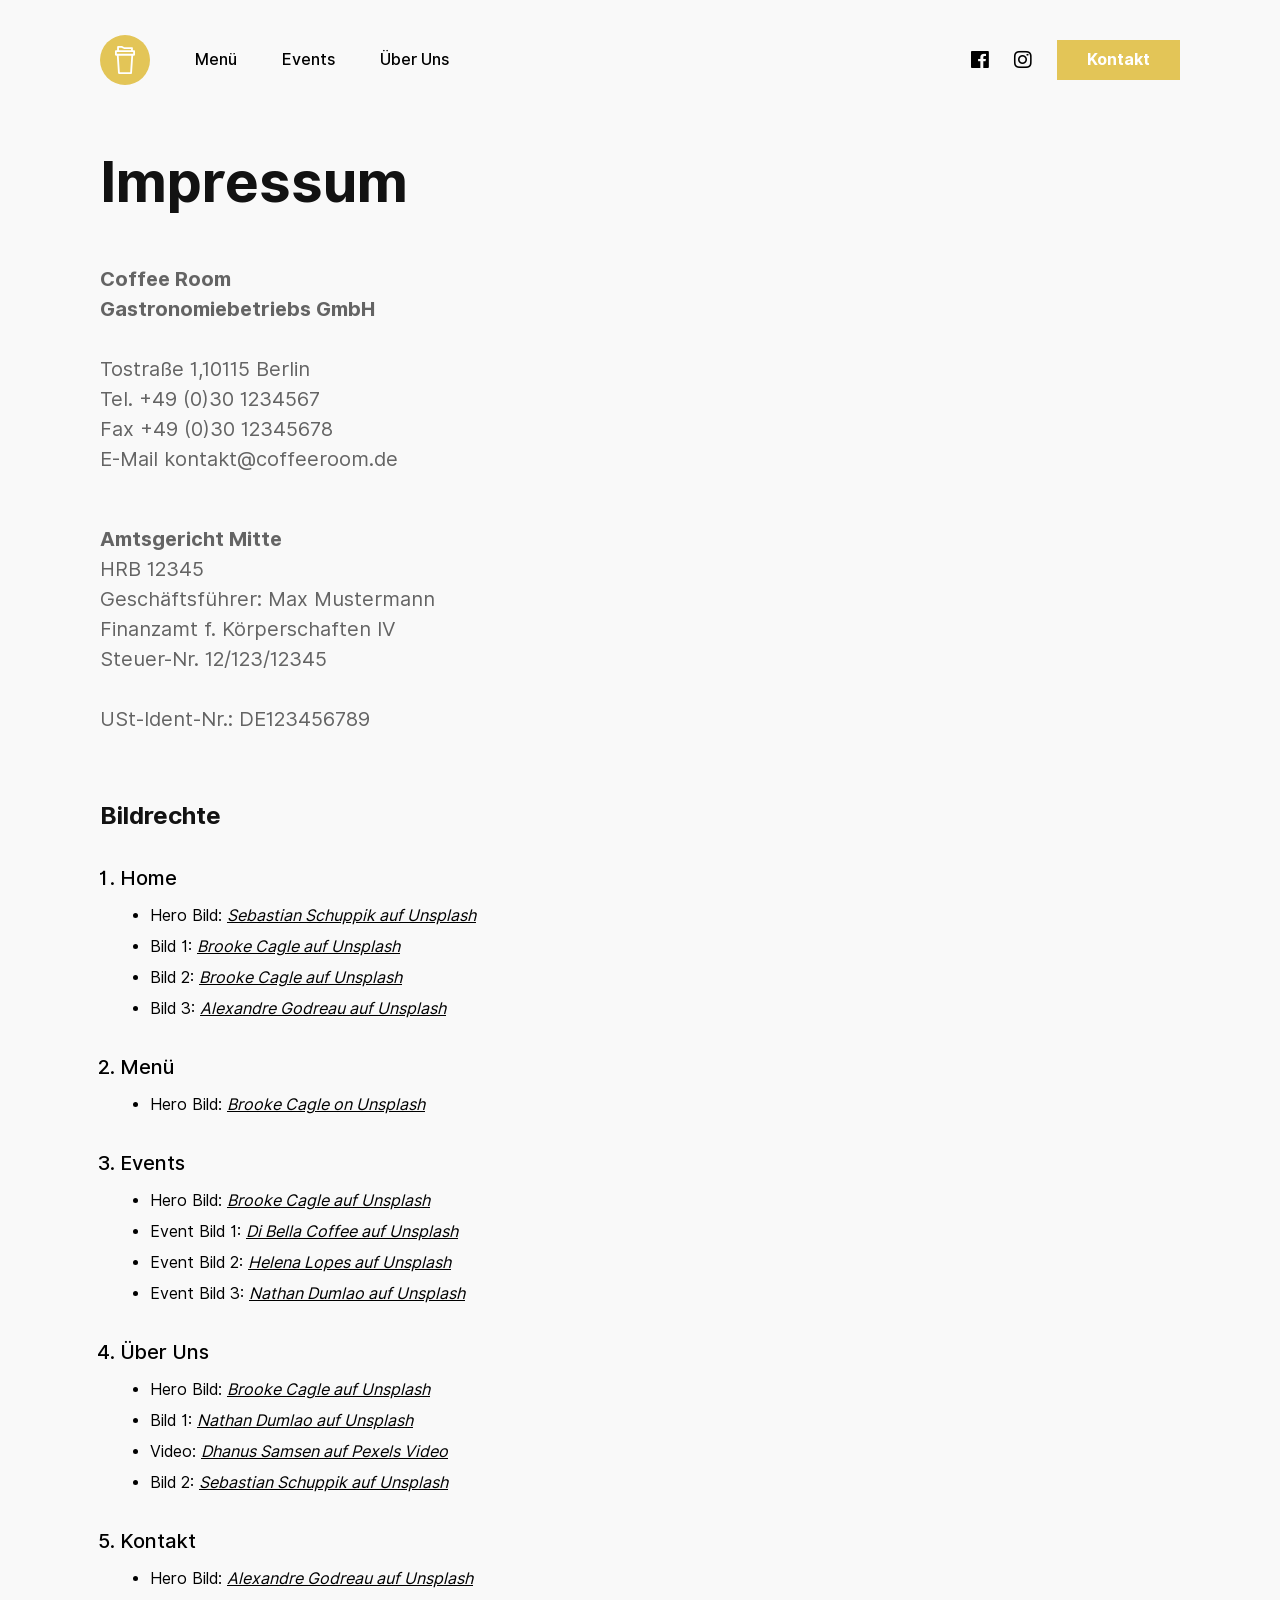
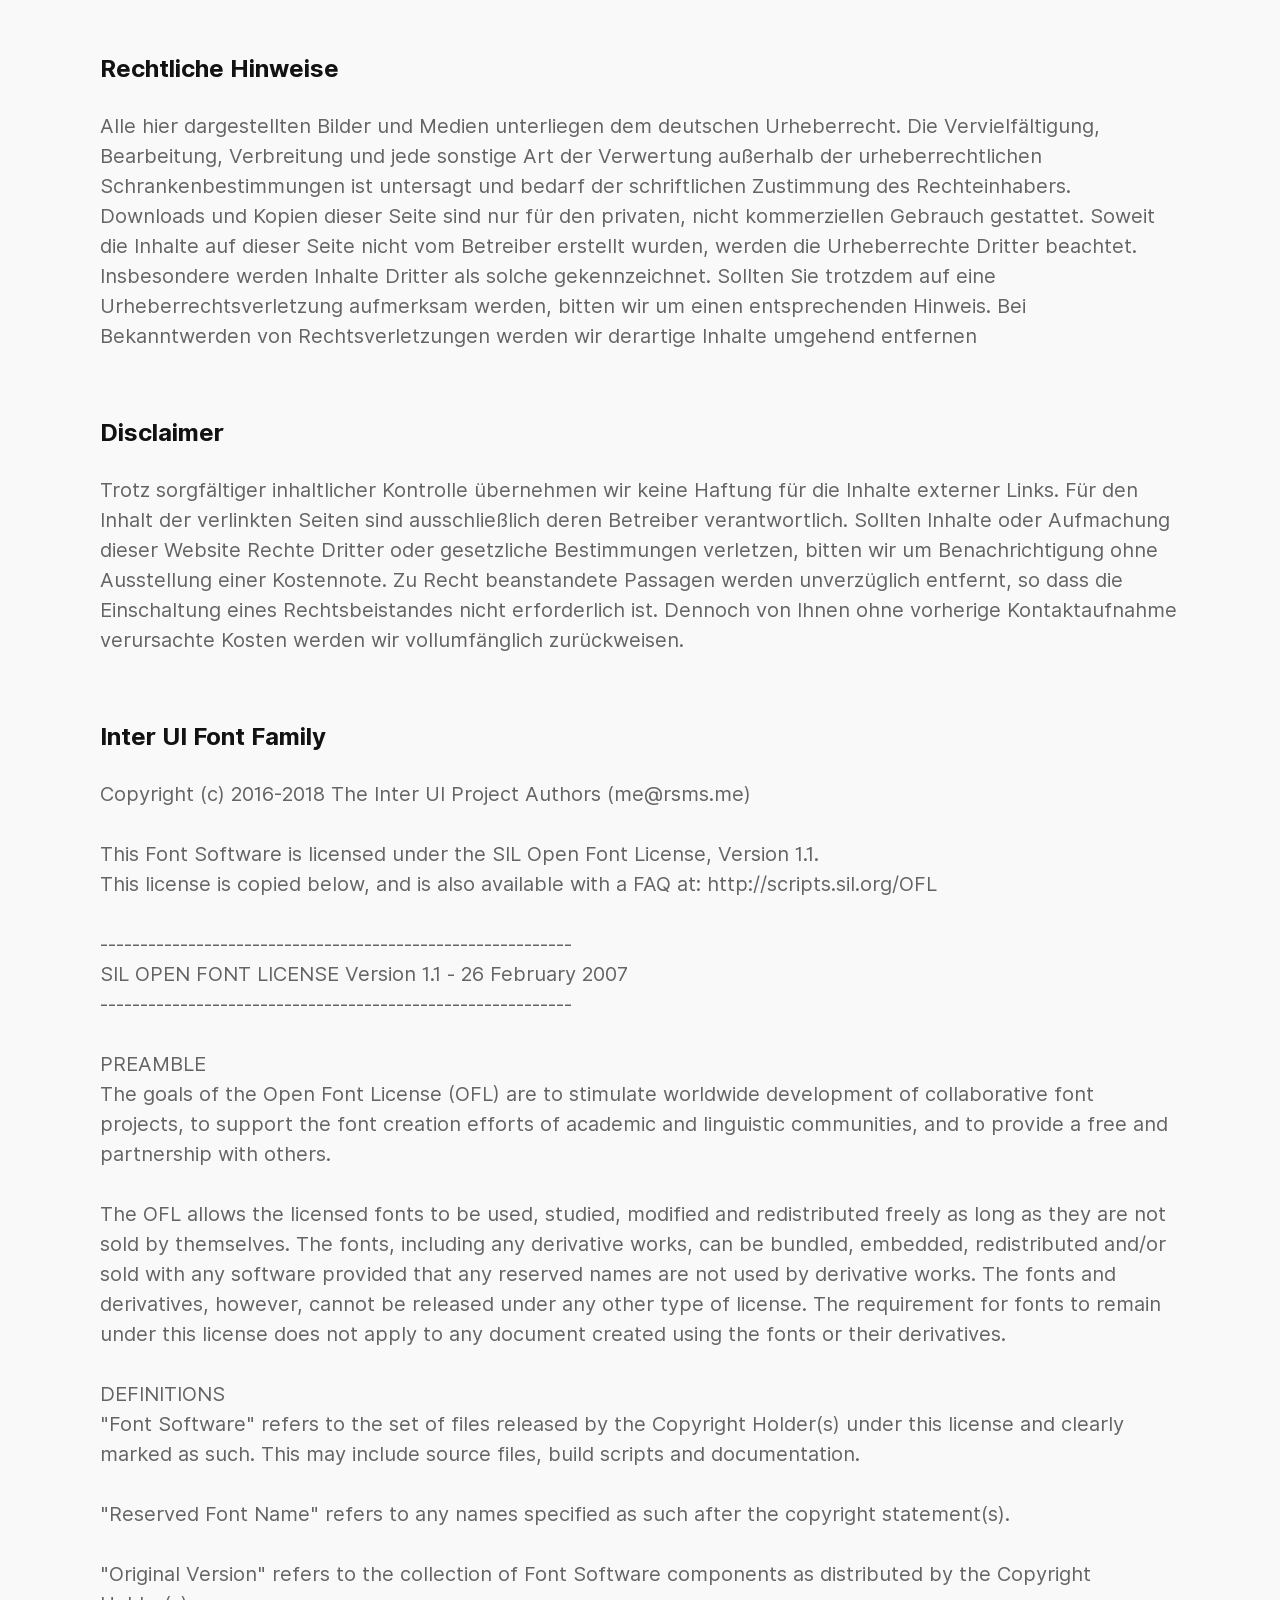
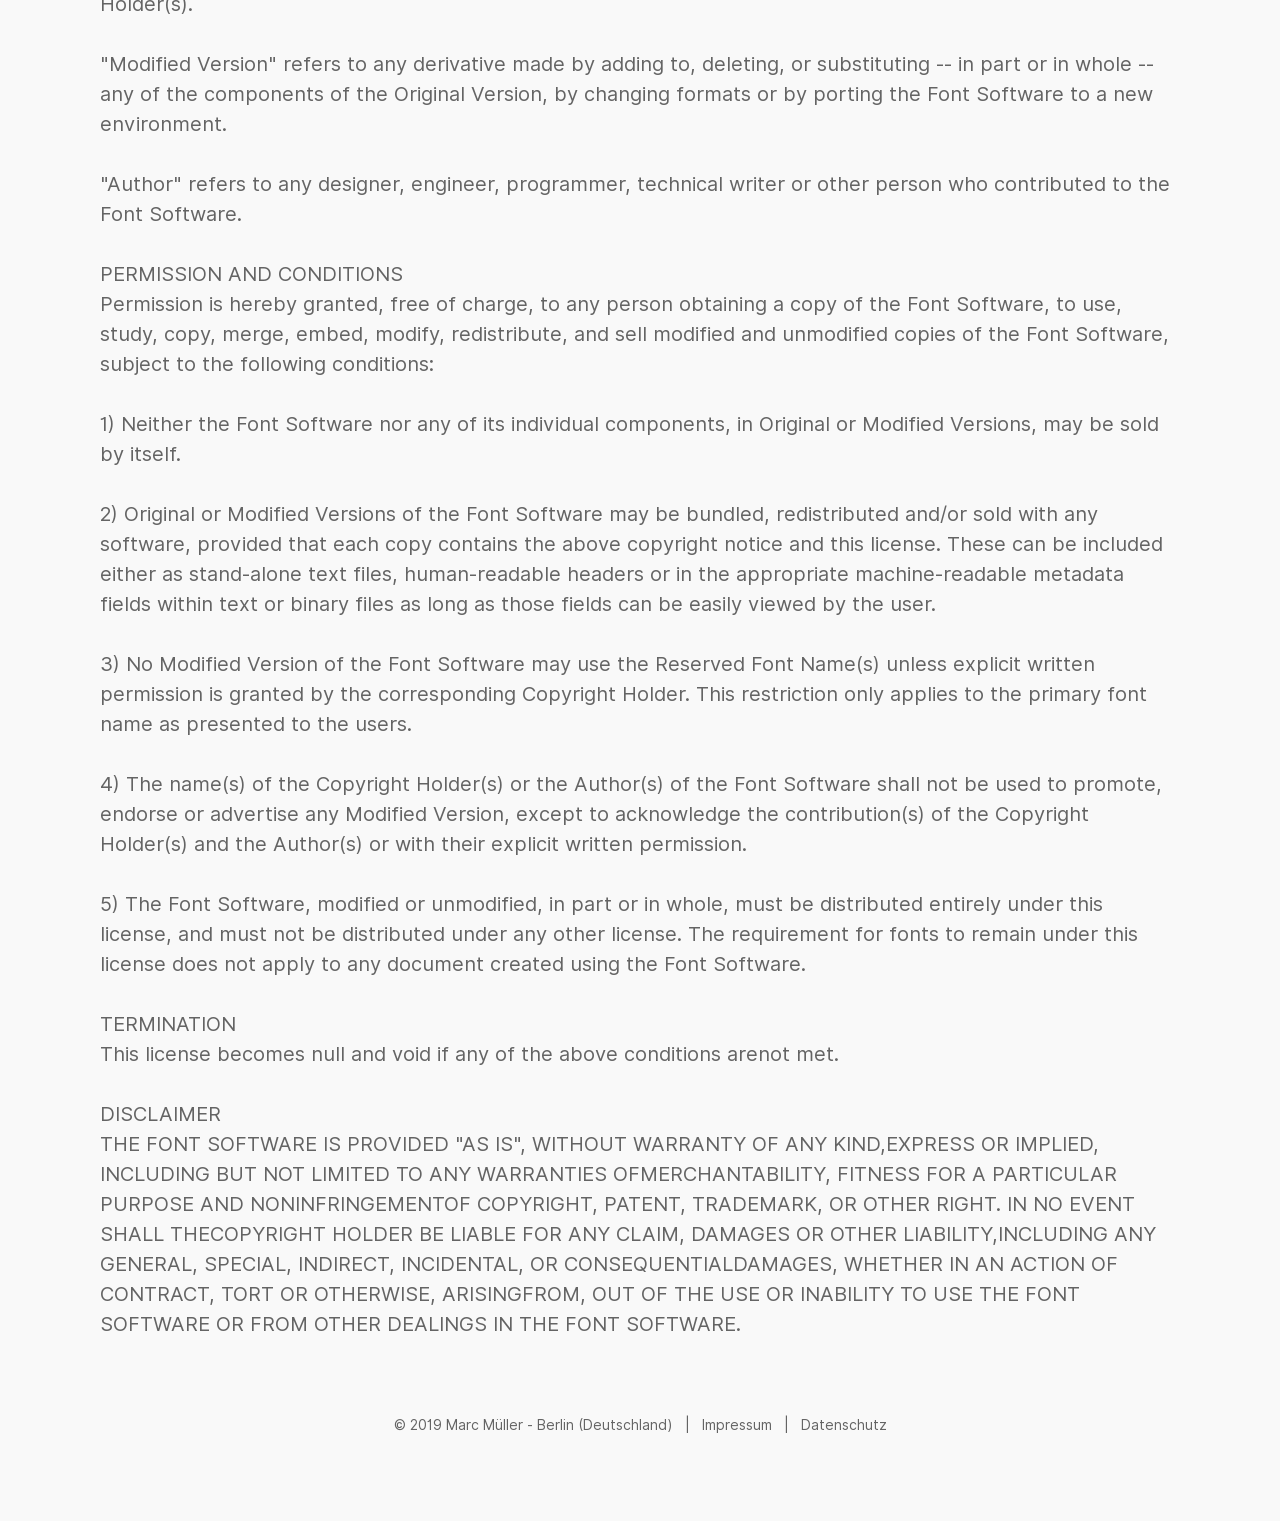
<file: impressum.html>
<!DOCTYPE html>
<html lang="de">
<head>

	<!-- Diese Seite ist programmiert von Marc Müller, bei Fragen zum Quellcode schicken sie eine E-Mail an marc.mueller@th-wildau.de -->

	<!-- Charset & Device Specific Meta Tags -->
	<meta charset="utf-8">
    <meta http-equiv="X-UA-Compatible" content="IE=edge">
    <meta name="viewport" content="width=device-width, initial-scale=1, shrink-to-fit=no">

    <!-- Title -->
	<title>Coffee Room &raquo; Impressum</title>

    <!-- Content Meta Tags -->
    <meta name="author" content="Coffee Room">
    <meta name="description" content="Coffee Room ist ein wunderschönes modernes Café in Berlin Mitte.">
    <meta name="keywords" content="coffee, room, cafe, coffee room, Kaffee, Kaffee Laden, Coworking, co-working, berlin, mitte, berlin mitte, coworking berlin mitte">

    <meta property="og:title" content="Coffee Room &raquo; Impressum">
    <meta property="og:type" content="website">
    <meta name="og:description" content="Coffee Room ist ein wunderschönes modernes Café in Berlin Mitte.">

    <!-- Favicon & Home Screen Icons -->
    <link rel="apple-touch-icon" sizes="180x180" href="./media/logo/apple-touch-icon.jpg">
    <link rel="icon" type="image/png" sizes="200x200" href="./media/logo/favicon.png">
	<link rel="icon" type="image/png" sizes="32x32" href="./media/logo/favicon-32x32.png">
	<link rel="icon" type="image/png" sizes="16x16" href="./media/logo/favicon-16x16.png">

    <!-- CSS -->
	<link rel="stylesheet" type="text/css" href="./css/normalize.css">
	<link rel="stylesheet" type="text/css" href="./css/fontawesome.min.css">
	<link rel="stylesheet" type="text/css" href="./css/inter-ui.css">
	<link rel="stylesheet" type="text/css" href="./css/style.css">

</head>
<body>

	<!-- Body Wrapper: Max-Width: 1200px -->
	<div class="wrapper">
		
		<!-- Navigations Leiste -->
		<header>
			
			<div class="mobileMenu">
				<a href="javascript:openMenu();"><i class="fas fa-bars"></i></a>
			</div><a href="./index.html" class="logo"><img src="./media/logo/logo.svg" alt="Coffee Room Logo"/></a><div class="rightNav">
				<ul>
					<li><a target="_blank" href="https://www.facebook.com/coffeeroom/"><i class="fab fa-facebook"></i></a></li>
					<li><a target="_blank" href="https://www.instagram.com/coffeeroom/"><i class="fab fa-instagram"></i></a></li>
				</ul>
				<a class="button" href="./kontakt.html">Kontakt</a>
				<a class="mobileButton" href="./kontakt.html"><i class="far fa-envelope"></i></a>
			</div>
			<nav class="navLinks" id="navLinks">
				<ul>
					<li><a href="./menu.html">Men&uuml;</a></li>
					<li><a href="./events.html">Events</a></li>
					<li><a href="./ueberuns.html">&Uuml;ber Uns</a></li>
				</ul>
			</nav>
			
		</header>

		<!-- Main Content Abteilung -->
		<main>

			<!-- Impressums Text -->
			<section class="legalText">
				<h1>Impressum</h1>
				<p><b>Coffee Room<br>
				Gastronomiebetriebs GmbH</b><br><br>

				Tostraße 1,10115 Berlin<br>
				Tel. +49 (0)30 1234567<br>
				Fax +49 (0)30 12345678<br>
				E-Mail kontakt@coffeeroom.de</p>

				<p><b>Amtsgericht Mitte</b><br>
				HRB 12345<br>
				Geschäftsführer: Max Mustermann<br>
				Finanzamt f. Körperschaften IV<br>
				Steuer-Nr. 12/123/12345<br><br>

				USt-Ident-Nr.: DE123456789</p>

				<h2 id="bildrechte">Bildrechte</h2>
				<ol>
					<li>Home</li>
					<ul>
						<li>Hero Bild: <a href="https://unsplash.com/photos/H7xTpvBjJS4" target="_blank">Sebastian Schuppik auf Unsplash</a></li>
						<li>Bild 1: <a href="https://unsplash.com/photos/8jp-6SjVibM" target="_blank">Brooke Cagle auf Unsplash</a></li>
						<li>Bild 2: <a href="https://unsplash.com/photos/X4RJG4aNi8o" target="_blank">Brooke Cagle auf Unsplash</a></li>
						<li>Bild 3: <a href="https://unsplash.com/photos/7YlHU_ZPS34" target="_blank">Alexandre Godreau auf Unsplash</a></li>
					</ul>
					<li>Men&uuml;</li>
					<ul>
						<li>Hero Bild: <a href="https://unsplash.com/photos/8jp-6SjVibM" target="_blank">Brooke Cagle on Unsplash</a></li>
					</ul>
					<li>Events</li>
					<ul>
						<li>Hero Bild: <a href="https://unsplash.com/photos/X4RJG4aNi8o" target="_blank">Brooke Cagle auf Unsplash</a></li>
						<li>Event Bild 1: <a href="https://unsplash.com/photos/s1-VmA26BIc" target="_blank">Di Bella Coffee auf Unsplash</a></li>
						<li>Event Bild 2: <a href="https://unsplash.com/photos/1m2LQEonm2A" target="_blank">Helena Lopes auf Unsplash</a></li>
						<li>Event Bild 3: <a href="https://unsplash.com/photos/pnmRtTHWqDM" target="_blank">Nathan Dumlao auf Unsplash</a></li>
					</ul>
					<li>&Uuml;ber Uns</li>
					<ul>
						<li>Hero Bild: <a href="https://unsplash.com/photos/9fHMo1-5Io8" target="_blank">Brooke Cagle auf Unsplash</a></li>
						<li>Bild 1: <a href="https://unsplash.com/photos/I_394sxx0ec" target="_blank">Nathan Dumlao auf Unsplash</a></li>
						<li>Video: <a href="https://videos.pexels.com/videos/woman-reading-1122526" target="_blank">Dhanus Samsen auf Pexels Video</a></li>
						<li>Bild 2: <a href="https://unsplash.com/photos/H7xTpvBjJS4" target="_blank">Sebastian Schuppik auf Unsplash</a></li>
					</ul>
					<li>Kontakt</li>
					<ul>
						<li>Hero Bild: <a href="https://unsplash.com/photos/7YlHU_ZPS34" target="_blank">Alexandre Godreau auf Unsplash</a></li>
					</ul>
				</ol>

				<h2 id="rechtlicheHinweise">Rechtliche Hinweise</h2>
				<p class="lessTopMargin">Alle hier dargestellten Bilder und Medien unterliegen dem deutschen Urheberrecht. Die Vervielfältigung, Bearbeitung, Verbreitung und jede sonstige Art der Verwertung außerhalb der urheberrechtlichen Schrankenbestimmungen ist untersagt und bedarf der schriftlichen Zustimmung des Rechteinhabers. Downloads und Kopien dieser Seite sind nur für den privaten, nicht kommerziellen Gebrauch gestattet. Soweit die Inhalte auf dieser Seite nicht vom Betreiber erstellt wurden, werden die Urheberrechte Dritter beachtet. Insbesondere werden Inhalte Dritter als solche gekennzeichnet. Sollten Sie trotzdem auf eine Urheberrechtsverletzung aufmerksam werden, bitten wir um einen entsprechenden Hinweis. Bei Bekanntwerden von Rechtsverletzungen werden wir derartige Inhalte umgehend entfernen</p>

				<h2 id="disclaimer">Disclaimer</h2>
				<p class="lessTopMargin">Trotz sorgfältiger inhaltlicher Kontrolle übernehmen wir keine Haftung für die Inhalte externer Links. Für den Inhalt der verlinkten Seiten sind ausschließlich deren Betreiber verantwortlich. Sollten Inhalte oder Aufmachung dieser Website Rechte Dritter oder gesetzliche Bestimmungen verletzen, bitten wir um Benachrichtigung ohne Ausstellung einer Kostennote. Zu Recht beanstandete Passagen werden unverzüglich entfernt, so dass die Einschaltung eines Rechtsbeistandes nicht erforderlich ist. Dennoch von Ihnen ohne vorherige Kontaktaufnahme verursachte Kosten werden wir vollumfänglich zurückweisen.</p>

				<h2 id="fontLizenz">Inter UI Font Family</h2>
				<p class="lessTopMargin">Copyright (c) 2016-2018 The Inter UI Project Authors (me@rsms.me)<br><br>

				This Font Software is licensed under the SIL Open Font License, Version 1.1.<br>
				This license is copied below, and is also available with a FAQ at:
				http://scripts.sil.org/OFL<br><br>

				-----------------------------------------------------------<br>
				SIL OPEN FONT LICENSE Version 1.1 - 26 February 2007<br>
				-----------------------------------------------------------<br><br>

				PREAMBLE<br>
				The goals of the Open Font License (OFL) are to stimulate worldwide development of collaborative font projects, to support the font creation efforts of academic and linguistic communities, and to provide a free and partnership with others.<br><br>

				The OFL allows the licensed fonts to be used, studied, modified and redistributed freely as long as they are not sold by themselves. The fonts, including any derivative works, can be bundled, embedded, redistributed and/or sold with any software provided that any reserved names are not used by derivative works. The fonts and derivatives, however, cannot be released under any other type of license. The requirement for fonts to remain under this license does not apply to any document created using the fonts or their derivatives.<br><br>

				DEFINITIONS<br>
				"Font Software" refers to the set of files released by the Copyright Holder(s) under this license and clearly marked as such. This may include source files, build scripts and documentation.<br><br>

				"Reserved Font Name" refers to any names specified as such after the copyright statement(s).<br><br>

				"Original Version" refers to the collection of Font Software components as
				distributed by the Copyright Holder(s).<br><br>

				"Modified Version" refers to any derivative made by adding to, deleting, or substituting -- in part or in whole -- any of the components of the Original Version, by changing formats or by porting the Font Software to a new environment.<br><br>

				"Author" refers to any designer, engineer, programmer, technical
				writer or other person who contributed to the Font Software.<br><br>

				PERMISSION AND CONDITIONS<br>
				Permission is hereby granted, free of charge, to any person obtaining a copy of the Font Software, to use, study, copy, merge, embed, modify, redistribute, and sell modified and unmodified copies of the Font Software, subject to the following conditions:<br><br>

				1) Neither the Font Software nor any of its individual components, in Original or Modified Versions, may be sold by itself.<br><br>

				2) Original or Modified Versions of the Font Software may be bundled, redistributed and/or sold with any software, provided that each copy contains the above copyright notice and this license. These can be included either as stand-alone text files, human-readable headers or in the appropriate machine-readable metadata fields within text or binary files as long as those fields can be easily viewed by the user.<br><br>

				3) No Modified Version of the Font Software may use the Reserved Font Name(s) unless explicit written permission is granted by the corresponding Copyright Holder. This restriction only applies to the primary font name as presented to the users.<br><br>

				4) The name(s) of the Copyright Holder(s) or the Author(s) of the Font Software shall not be used to promote, endorse or advertise any Modified Version, except to acknowledge the contribution(s) of the Copyright Holder(s) and the Author(s) or with their explicit written permission.<br><br>

				5) The Font Software, modified or unmodified, in part or in whole, must be distributed entirely under this license, and must not be distributed under any other license. The requirement for fonts to remain under this license does not apply to any document created using the Font Software.<br><br>

				TERMINATION<br>
				This license becomes null and void if any of the above conditions arenot met.<br><br>

				DISCLAIMER<br>
				THE FONT SOFTWARE IS PROVIDED "AS IS", WITHOUT WARRANTY OF ANY KIND,EXPRESS OR IMPLIED, INCLUDING BUT NOT LIMITED TO ANY WARRANTIES OFMERCHANTABILITY, FITNESS FOR A PARTICULAR PURPOSE AND NONINFRINGEMENTOF COPYRIGHT, PATENT, TRADEMARK, OR OTHER RIGHT. IN NO EVENT SHALL THECOPYRIGHT HOLDER BE LIABLE FOR ANY CLAIM, DAMAGES OR OTHER LIABILITY,INCLUDING ANY GENERAL, SPECIAL, INDIRECT, INCIDENTAL, OR CONSEQUENTIALDAMAGES, WHETHER IN AN ACTION OF CONTRACT, TORT OR OTHERWISE, ARISINGFROM, OUT OF THE USE OR INABILITY TO USE THE FONT SOFTWARE OR FROM
				OTHER DEALINGS IN THE FONT SOFTWARE.</p>
			</section>

		</main>

		<!-- Footer -->
		<footer>
			<p class="footerText">&copy; 2019 Marc M&uuml;ller - Berlin (Deutschland) &nbsp; | &nbsp; <a href="./impressum.html">Impressum</a> &nbsp; | &nbsp; <a href="./datenschutz.html">Datenschutz</a></p>
			<p class="mobileFooterText"><a href="./impressum.html">Impressum</a><br><a href="./datenschutz.html">Datenschutz</a><br>&copy; 2019 Marc M&uuml;ller - Berlin (Deutschland)</p>
		</footer>

		<!-- Javascript Implementation -->
		<script type="text/javascript" src="./js/animation.js"></script>

	</div>

</body>
</html>
</file>
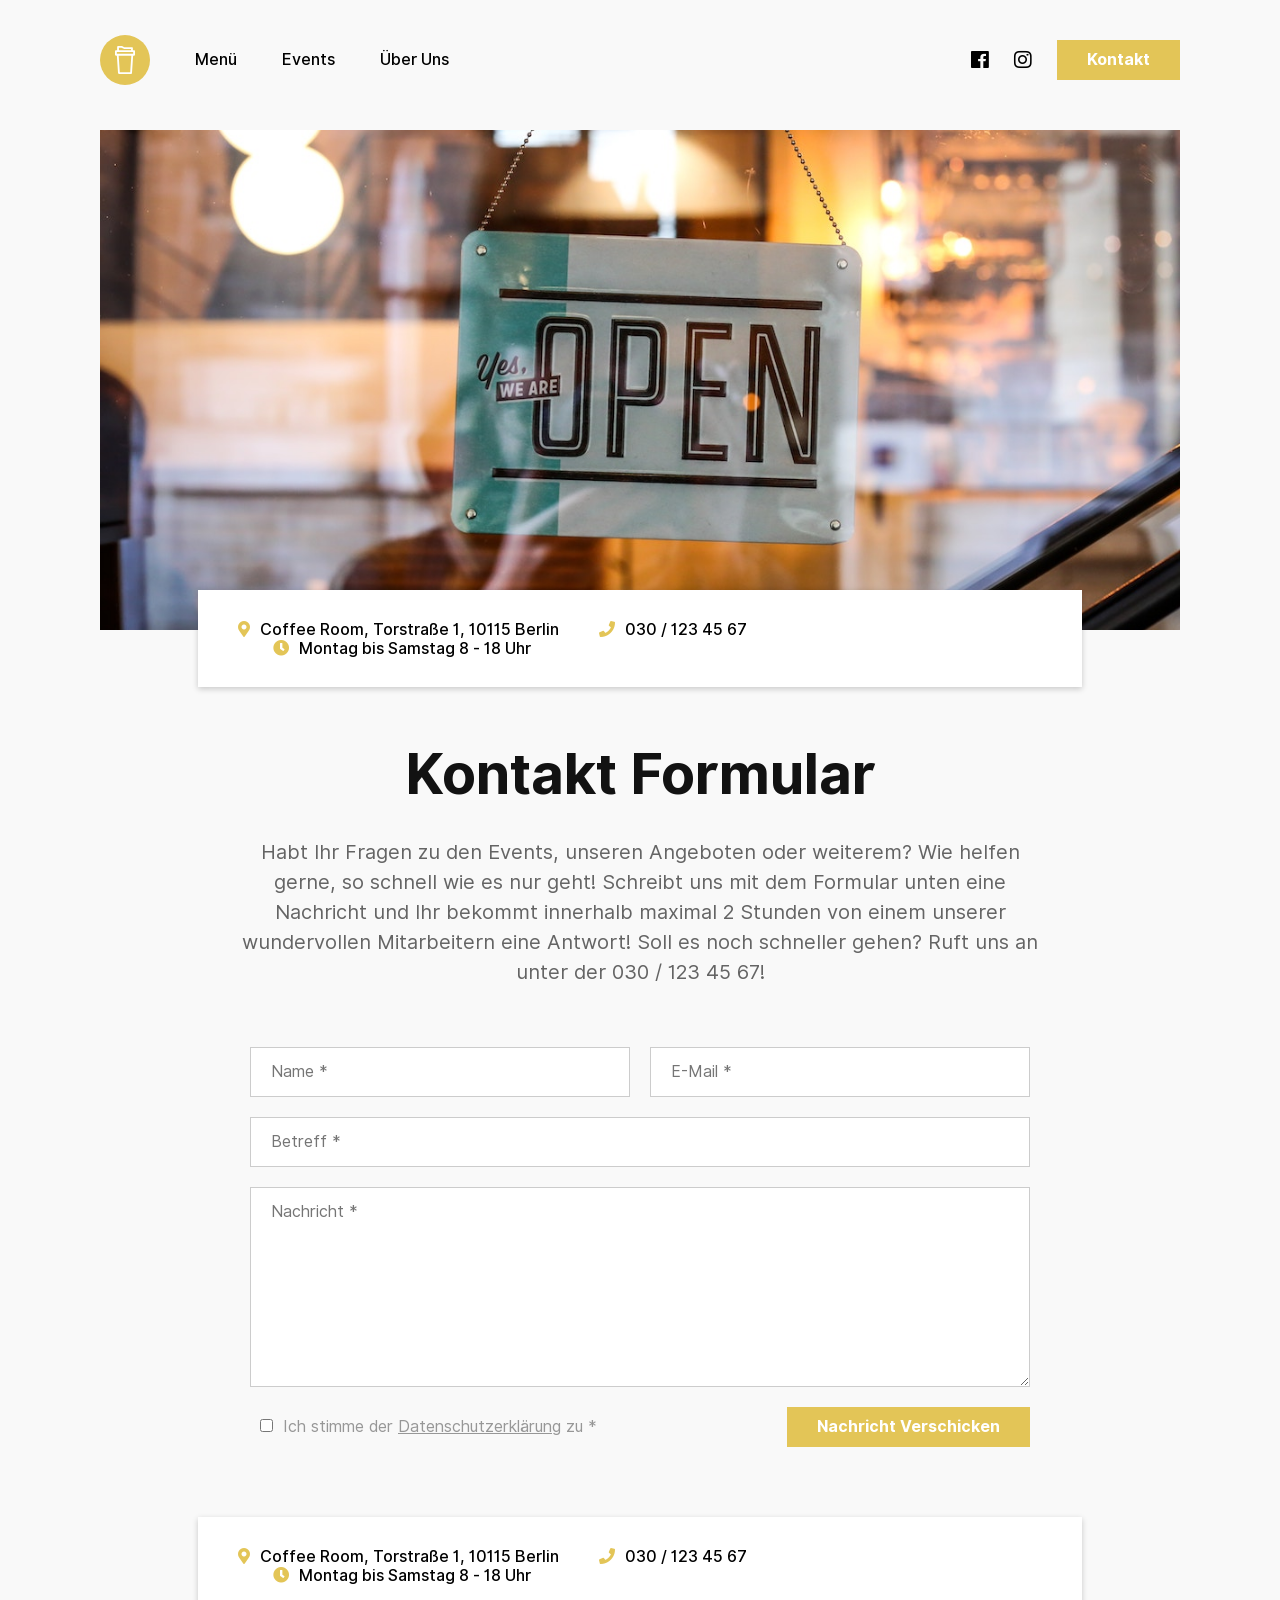
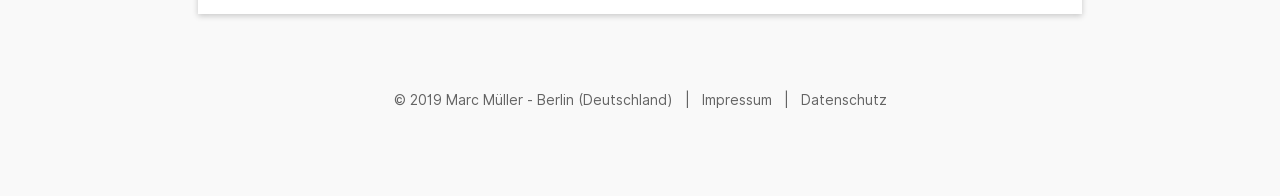
<file: kontakt.html>
<!DOCTYPE html>
<html lang="de">
<head>

	<!-- Diese Seite ist programmiert von Marc Müller, bei Fragen zum Quellcode schicken sie eine E-Mail an marc.mueller@th-wildau.de -->

	<!-- Charset & Device Specific Meta Tags -->
	<meta charset="utf-8">
    <meta http-equiv="X-UA-Compatible" content="IE=edge">
    <meta name="viewport" content="width=device-width, initial-scale=1, shrink-to-fit=no">

    <!-- Title -->
	<title>Coffee Room &raquo; Kontakt</title>

    <!-- Content Meta Tags -->
    <meta name="author" content="Coffee Room">
    <meta name="description" content="Coffee Room ist ein wunderschönes modernes Café in Berlin Mitte.">
    <meta name="keywords" content="coffee, room, cafe, coffee room, Kaffee, Kaffee Laden, Coworking, co-working, berlin, mitte, berlin mitte, coworking berlin mitte">

    <meta property="og:title" content="Coffee Room &raquo; Kontakt">
    <meta property="og:type" content="website">
    <meta name="og:description" content="Coffee Room ist ein wunderschönes modernes Café in Berlin Mitte.">

    <!-- Favicon & Home Screen Icons -->
    <link rel="apple-touch-icon" sizes="180x180" href="./media/logo/apple-touch-icon.jpg">
    <link rel="icon" type="image/png" sizes="200x200" href="./media/logo/favicon.png">
	<link rel="icon" type="image/png" sizes="32x32" href="./media/logo/favicon-32x32.png">
	<link rel="icon" type="image/png" sizes="16x16" href="./media/logo/favicon-16x16.png">

    <!-- CSS -->
	<link rel="stylesheet" type="text/css" href="./css/normalize.css">
	<link rel="stylesheet" type="text/css" href="./css/fontawesome.min.css">
	<link rel="stylesheet" type="text/css" href="./css/inter-ui.css">
	<link rel="stylesheet" type="text/css" href="./css/style.css">

</head>
<body>

	<!-- Body Wrapper: Max-Width: 1200px -->
	<div class="wrapper">
		
		<!-- Navigations Leiste -->
		<header>
			
			<div class="mobileMenu">
				<a href="javascript:openMenu();"><i class="fas fa-bars"></i></a>
			</div><a href="./index.html" class="logo"><img src="./media/logo/logo.svg" alt="Coffee Room Logo"/></a><div class="rightNav">
				<ul>
					<li><a target="_blank" href="https://www.facebook.com/coffeeroom/"><i class="fab fa-facebook"></i></a></li>
					<li><a target="_blank" href="https://www.instagram.com/coffeeroom/"><i class="fab fa-instagram"></i></a></li>
				</ul>
				<a class="button" href="./kontakt.html">Kontakt</a>
				<a class="mobileButton" href="./kontakt.html"><i class="far fa-envelope"></i></a>
			</div>
			<nav class="navLinks" id="navLinks">
				<ul>
					<li><a href="./menu.html">Men&uuml;</a></li>
					<li><a href="./events.html">Events</a></li>
					<li><a href="./ueberuns.html">&Uuml;ber Uns</a></li>
				</ul>
			</nav>
			
		</header>

		<!-- Main Content Abteilung -->
		<main>
			
			<!-- Hero Bild -->
			<img class="hero" src="./media/open.jpg" alt="Das Open Schild an unserer Eingangstür" title="Quelle: Alexandre Godreau auf Unsplash  –  https://unsplash.com/photos/7YlHU_ZPS34"/>

			<!-- Quick Information -->
			<div class="quickInfo">
				<ul>
					<li class="rightMargin"><i class="fas fa-map-marker-alt"></i>Coffee Room, Torstra&szlig;e 1, 10115 Berlin</li>
					<li><i class="fas fa-phone"></i>030 / 123 45 67</li>
					<li class="leftMargin"><i class="fas fa-clock"></i>Montag bis Samstag 8 - 18 Uhr</li>
				</ul>
			</div>

			<!-- Seiten Text -->
			<section class="text">
				<h1>Kontakt Formular</h1>
				<p>Habt Ihr Fragen zu den Events, unseren Angeboten oder weiterem? Wie helfen gerne, so schnell wie es nur geht! Schreibt uns mit dem Formular unten eine Nachricht und Ihr bekommt innerhalb maximal 2 Stunden von einem unserer wundervollen Mitarbeitern eine Antwort! Soll es noch schneller gehen? Ruft uns an unter der 030 / 123 45 67!</p>
			</section>

			<!-- Kontakt Form -->
			<form id="kontaktForm">
				<input class="input50" type="text" name="name" id="kontaktName" placeholder="Name *" required/><input class="input50" type="email" name="email" id="kontaktEmail" placeholder="E-Mail *" required/>
				<input class="input100" type="text" name="betreff" id="kontaktBetreff" placeholder="Betreff *" required/>
				<textarea type="text" name="nachricht" id="kontaktNachricht" placeholder="Nachricht *" required></textarea>
				<div class="submit">
					<input class="button" type="submit" value="Nachricht Verschicken">
					<input type="checkbox" name="checkbox" id="kontaktDatenschutzCheck" required><label for="checkbox_id">Ich stimme der <a href="./datenschutz.html">Datenschutzerklärung</a> zu *</label>
				</div>
			</form>

			<!-- Quick Information -->
			<div class="quickInfo topMargin">
				<ul>
					<li class="rightMargin"><i class="fas fa-map-marker-alt"></i>Coffee Room, Torstra&szlig;e 1, 10115 Berlin</li>
					<li><i class="fas fa-phone"></i>030 / 123 45 67</li>
					<li class="leftMargin"><i class="fas fa-clock"></i>Montag bis Samstag 8 - 18 Uhr</li>
				</ul>
			</div>

		</main>

		<!-- Footer -->
		<footer>
			<p class="footerText">&copy; 2019 Marc M&uuml;ller - Berlin (Deutschland) &nbsp; | &nbsp; <a target="_blank" href="./impressum.html">Impressum</a> &nbsp; | &nbsp; <a target="_blank" href="./datenschutz.html">Datenschutz</a></p>
			<p class="mobileFooterText"><a target="_blank" href="./impressum.html">Impressum</a><br><a target="_blank" href="./datenschutz.html">Datenschutz</a><br>&copy; 2019 Marc M&uuml;ller - Berlin (Deutschland)</p>
		</footer>

		<!-- Javascript Implementation -->
		<script type="text/javascript" src="./js/animation.js"></script>

	</div>

</body>
</html>
</file>
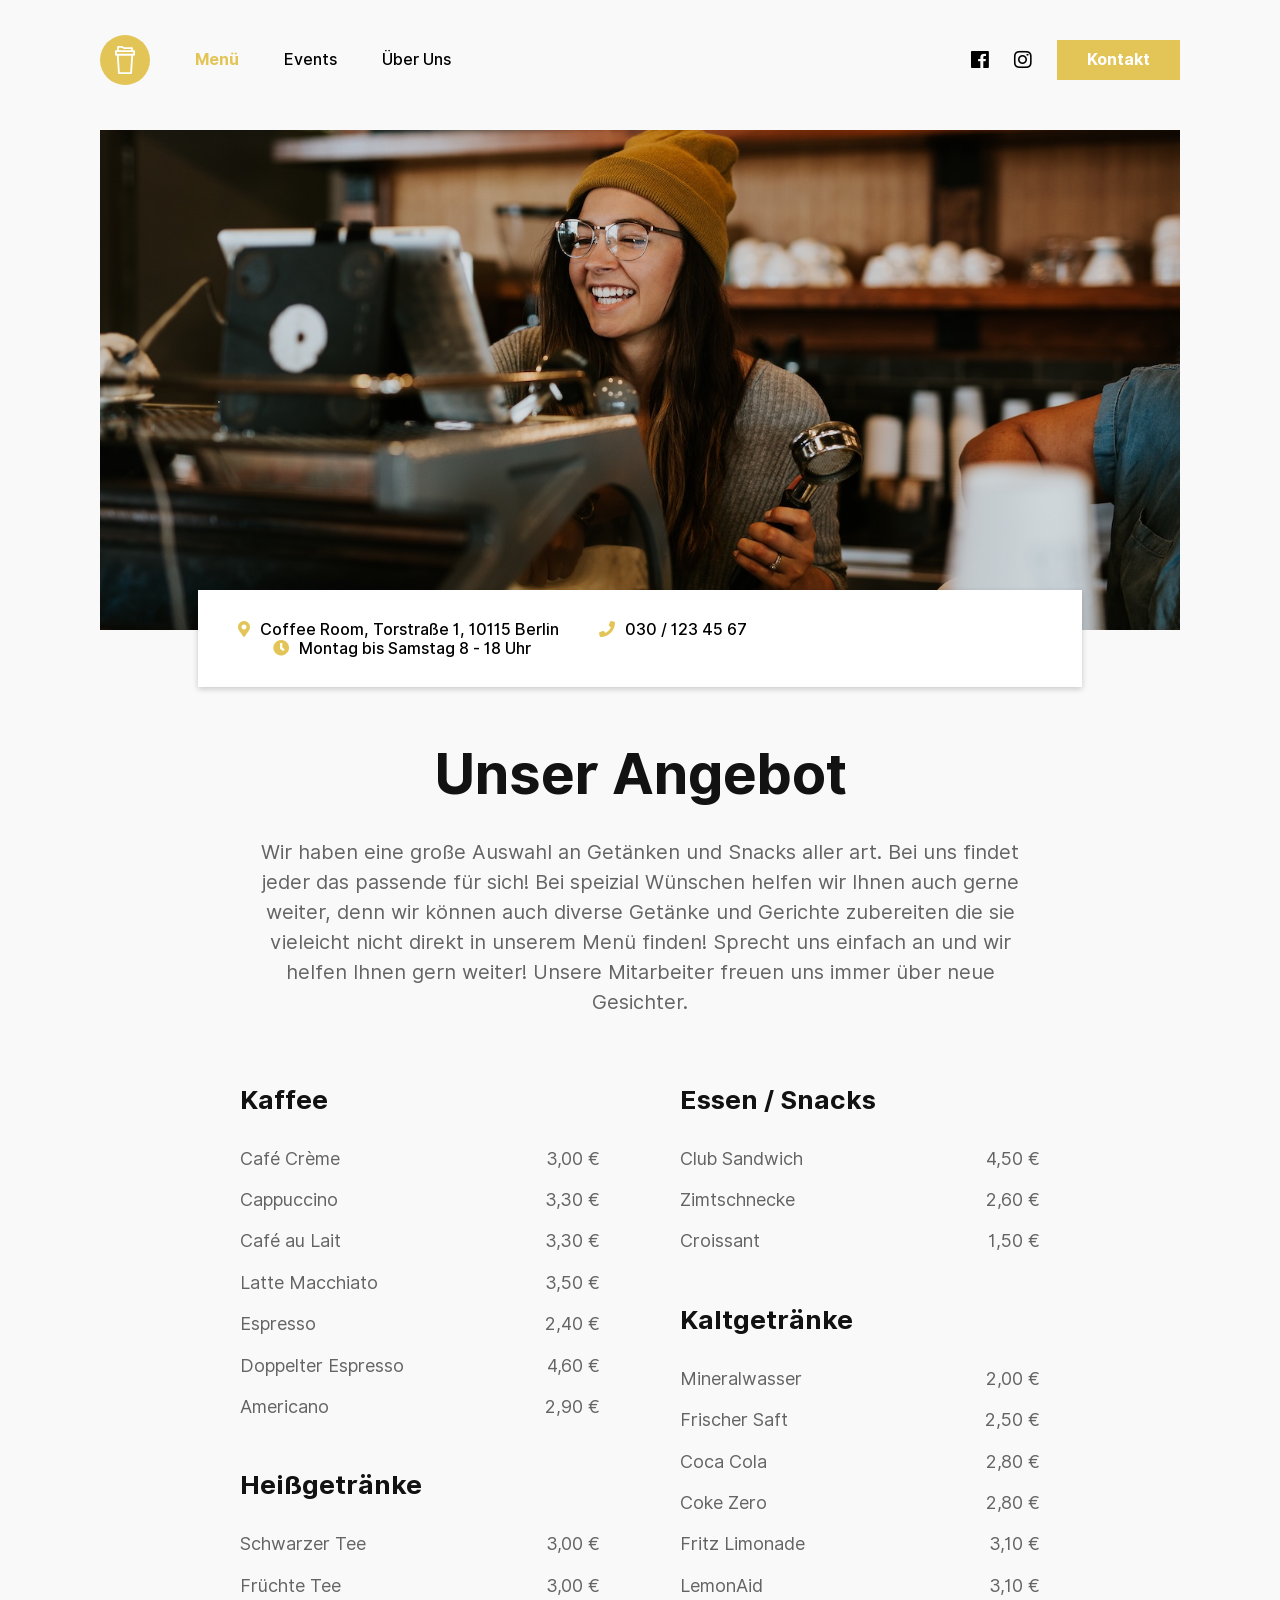
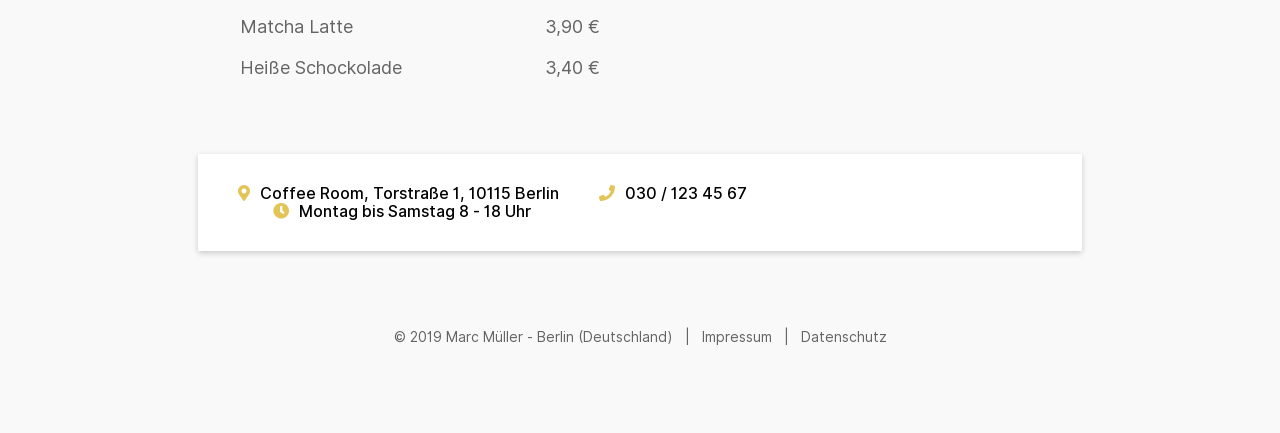
<file: menu.html>
<!DOCTYPE html>
<html lang="de">
<head>

	<!-- Diese Seite ist programmiert von Marc Müller, bei Fragen zum Quellcode schicken sie eine E-Mail an marc.mueller@th-wildau.de -->

	<!-- Charset & Device Specific Meta Tags -->
	<meta charset="utf-8">
    <meta http-equiv="X-UA-Compatible" content="IE=edge">
    <meta name="viewport" content="width=device-width, initial-scale=1, shrink-to-fit=no">

    <!-- Title -->
	<title>Coffee Room &raquo; Men&uuml;</title>

    <!-- Content Meta Tags -->
    <meta name="author" content="Coffee Room">
    <meta name="description" content="Coffee Room ist ein wunderschönes modernes Café in Berlin Mitte.">
    <meta name="keywords" content="coffee, room, cafe, coffee room, Kaffee, Kaffee Laden, Coworking, co-working, berlin, mitte, berlin mitte, coworking berlin mitte, events, meetups, networking">

    <meta property="og:title" content="Coffee Room &raquo; Men&uuml;">
    <meta property="og:type" content="website">
    <meta name="og:description" content="Coffee Room ist ein wunderschönes modernes Café in Berlin Mitte.">

    <!-- Favicon & Home Screen Icons -->
    <link rel="apple-touch-icon" sizes="180x180" href="./media/logo/apple-touch-icon.jpg">
    <link rel="icon" type="image/png" sizes="200x200" href="./media/logo/favicon.png">
	<link rel="icon" type="image/png" sizes="32x32" href="./media/logo/favicon-32x32.png">
	<link rel="icon" type="image/png" sizes="16x16" href="./media/logo/favicon-16x16.png">

    <!-- CSS -->
	<link rel="stylesheet" type="text/css" href="./css/normalize.css">
	<link rel="stylesheet" type="text/css" href="./css/fontawesome.min.css">
	<link rel="stylesheet" type="text/css" href="./css/inter-ui.css">
	<link rel="stylesheet" type="text/css" href="./css/style.css">

</head>
<body>

	<!-- Body Wrapper: Max-Width: 1200px -->
	<div class="wrapper">
		
		<!-- Navigations Leiste -->
		<header>
			
			<div class="mobileMenu">
				<a href="javascript:openMenu();"><i class="fas fa-bars"></i></a>
			</div><a href="./index.html" class="logo"><img src="./media/logo/logo.svg" alt="Coffee Room Logo"/></a><div class="rightNav">
				<ul>
					<li><a target="_blank" href="https://www.facebook.com/coffeeroom/"><i class="fab fa-facebook"></i></a></li>
					<li><a target="_blank" href="https://www.instagram.com/coffeeroom/"><i class="fab fa-instagram"></i></a></li>
				</ul>
				<a class="button" href="./kontakt.html">Kontakt</a>
				<a class="mobileButton" href="./kontakt.html"><i class="far fa-envelope"></i></a>
			</div>
			<nav class="navLinks" id="navLinks">
				<ul>
					<li><a href="./menu.html" class="selected">Men&uuml;</a></li>
					<li><a href="./events.html">Events</a></li>
					<li><a href="./ueberuns.html">&Uuml;ber Uns</a></li>
				</ul>
			</nav>
			
		</header>

		<!-- Main Content Abteilung -->
		<main>
			
			<!-- Hero Bild -->
			<img class="hero" src="./media/baristaWide.jpg" alt="Barista welche frischen Kaffee zubereitet" title="Quelle: Brooke Cagle auf Unsplash  –  https://unsplash.com/photos/8jp-6SjVibM"/>

			<!-- Quick Information -->
			<div class="quickInfo">
				<ul>
					<li class="rightMargin"><i class="fas fa-map-marker-alt"></i>Coffee Room, Torstra&szlig;e 1, 10115 Berlin</li>
					<li><i class="fas fa-phone"></i>030 / 123 45 67</li>
					<li class="leftMargin"><i class="fas fa-clock"></i>Montag bis Samstag 8 - 18 Uhr</li>
				</ul>
			</div>

			<!-- Seiten Text -->
			<section class="text">
				<h1>Unser Angebot</h1>
				<p>Wir haben eine gro&szlig;e Auswahl an Get&auml;nken und Snacks aller art. Bei uns findet jeder das passende für sich! Bei speizial W&uuml;nschen helfen wir Ihnen auch gerne weiter, denn wir k&ouml;nnen auch diverse Get&auml;nke und Gerichte zubereiten die sie vieleicht nicht direkt in unserem <a href="./menu.html">Men&uuml;</a> finden! Sprecht uns einfach an und wir helfen Ihnen gern weiter! Unsere Mitarbeiter freuen uns immer &uuml;ber neue Gesichter.</p>
			</section>

			<!-- Café Menü -->
			<section class="menu" id="menu">
				<ol class="rightMargin">
					<li>Kaffee</li>
					<ul>
						<li>Caf&eacute; Cr&egrave;me</li><li>3,00 &euro;</li>
						<li>Cappuccino</li><li>3,30 &euro;</li>
						<li>Caf&eacute; au Lait</li><li>3,30 &euro;</li>
						<li>Latte Macchiato</li><li>3,50 &euro;</li>
						<li>Espresso</li><li>2,40 &euro;</li>
						<li>Doppelter Espresso</li><li>4,60 &euro;</li>
						<li>Americano</li><li>2,90 &euro;</li>
					</ul>

					<li>Hei&szlig;getr&auml;nke</li>
					<ul>
						<li>Schwarzer Tee</li><li>3,00 &euro;</li>
						<li>Fr&uuml;chte Tee</li><li>3,00 &euro;</li>
						<li>Matcha Latte</li><li>3,90 &euro;</li>
						<li>Hei&szlig;e Schockolade</li><li>3,40 &euro;</li>
					</ul>
				</ol><ol class="leftMargin">
					<li>Essen / Snacks</li>
					<ul>
						<li>Club Sandwich</li><li>4,50 &euro;</li>
						<li>Zimtschnecke</li><li>2,60 &euro;</li>
						<li>Croissant</li><li>1,50 &euro;</li>
					</ul>
					
					<li>Kaltgetränke</li>
					<ul>
						<li>Mineralwasser</li><li>2,00 &euro;</li>
						<li>Frischer Saft</li><li>2,50 &euro;</li>
						<li>Coca Cola</li><li>2,80 &euro;</li>
						<li>Coke Zero</li><li>2,80 &euro;</li>
						<li>Fritz Limonade</li><li>3,10 &euro;</li>
						<li>LemonAid</li><li>3,10 &euro;</li>
					</ul>
				</ol>
			</section>

			<!-- Quick Information -->
			<div class="quickInfo topMargin">
				<ul>
					<li class="rightMargin"><i class="fas fa-map-marker-alt"></i>Coffee Room, Torstra&szlig;e 1, 10115 Berlin</li>
					<li><i class="fas fa-phone"></i>030 / 123 45 67</li>
					<li class="leftMargin"><i class="fas fa-clock"></i>Montag bis Samstag 8 - 18 Uhr</li>
				</ul>
			</div>

		</main>

		<!-- Footer -->
		<footer>
			<p class="footerText">&copy; 2019 Marc M&uuml;ller - Berlin (Deutschland) &nbsp; | &nbsp; <a target="_blank" href="./impressum.html">Impressum</a> &nbsp; | &nbsp; <a target="_blank" href="./datenschutz.html">Datenschutz</a></p>
			<p class="mobileFooterText"><a target="_blank" href="./impressum.html">Impressum</a><br><a target="_blank" href="./datenschutz.html">Datenschutz</a><br>&copy; 2019 Marc M&uuml;ller - Berlin (Deutschland)</p>
		</footer>

		<!-- Javascript Implementation -->
		<script type="text/javascript" src="./js/animation.js"></script>

	</div>

</body>
</html>
</file>
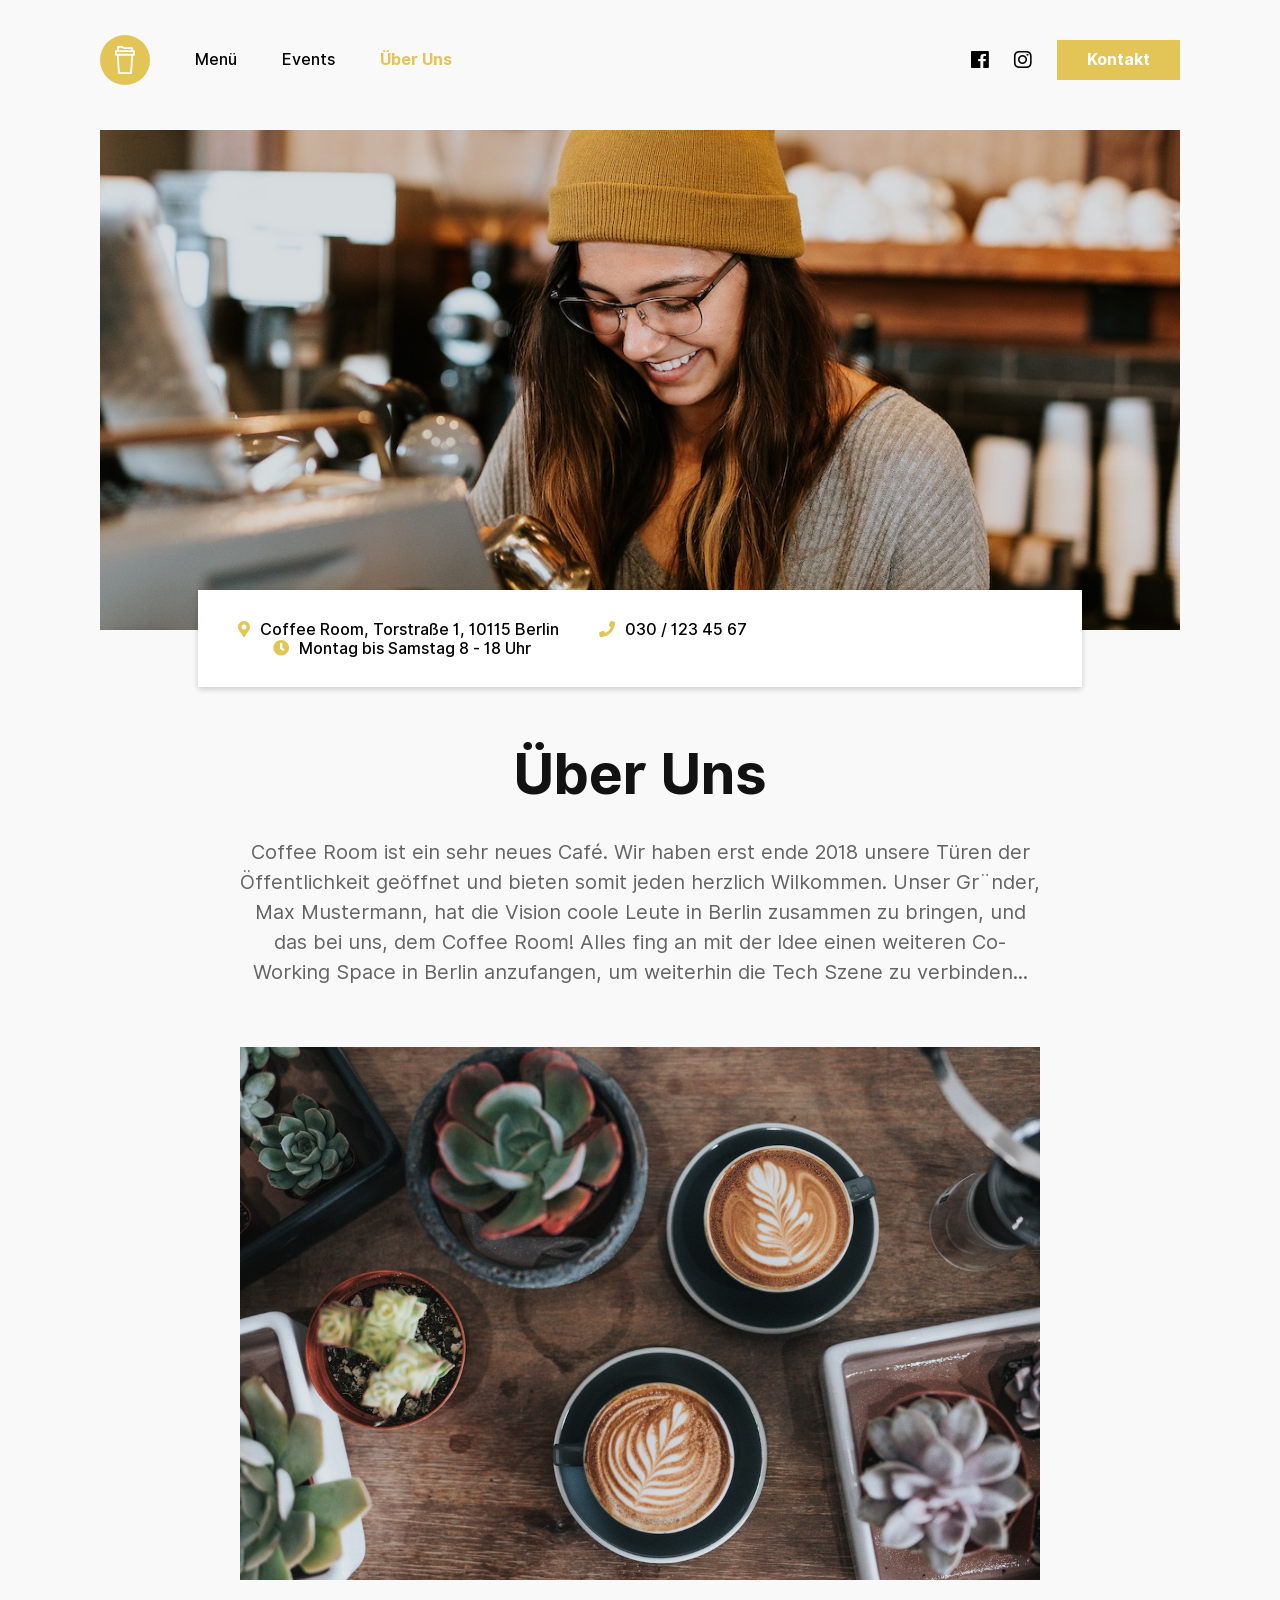
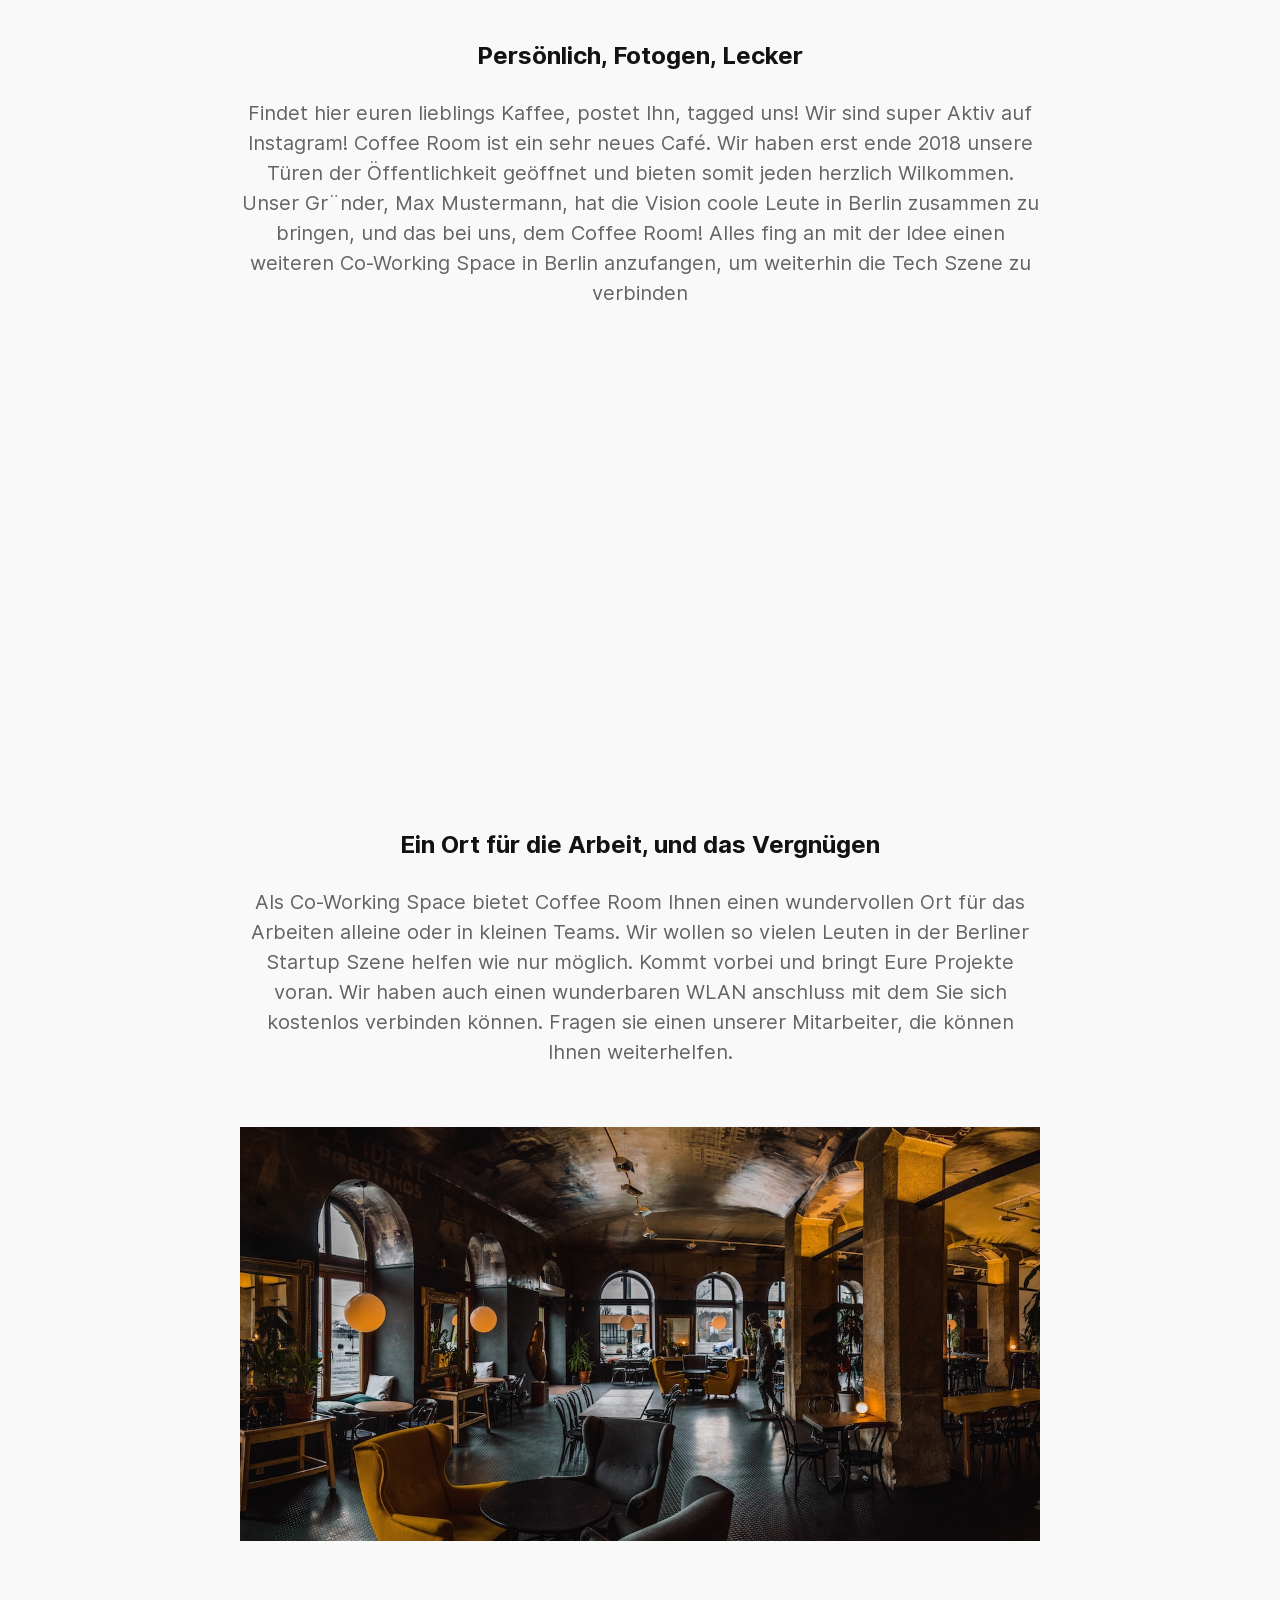
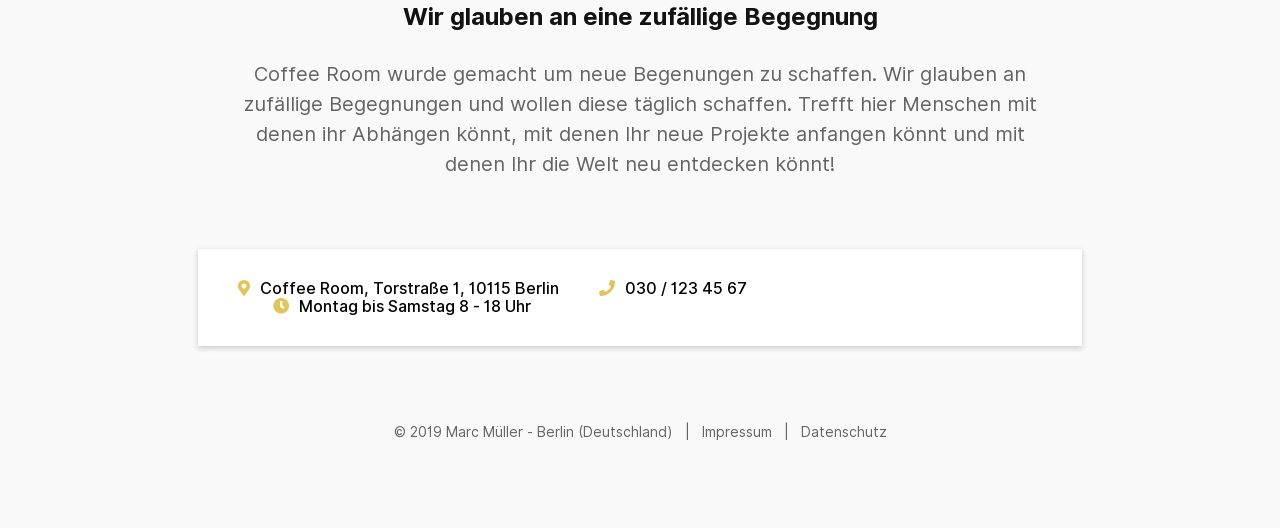
<file: ueberuns.html>
<!DOCTYPE html>
<html lang="de">
<head>

	<!-- Diese Seite ist programmiert von Marc Müller, bei Fragen zum Quellcode schicken sie eine E-Mail an marc.mueller@th-wildau.de -->

	<!-- Charset & Device Specific Meta Tags -->
	<meta charset="utf-8">
    <meta http-equiv="X-UA-Compatible" content="IE=edge">
    <meta name="viewport" content="width=device-width, initial-scale=1, shrink-to-fit=no">

    <!-- Title -->
	<title>Coffee Room &raquo; &Uuml;ber Uns</title>

    <!-- Content Meta Tags -->
    <meta name="author" content="Coffee Room">
    <meta name="description" content="Coffee Room ist ein wunderschönes modernes Café in Berlin Mitte.">
    <meta name="keywords" content="coffee, room, cafe, coffee room, Kaffee, Kaffee Laden, Coworking, co-working, berlin, mitte, berlin mitte, coworking berlin mitte">

    <meta property="og:title" content="Coffee Room &raquo; &Uuml;ber Uns">
    <meta property="og:type" content="website">
    <meta name="og:description" content="Coffee Room ist ein wunderschönes modernes Café in Berlin Mitte.">

    <!-- Favicon & Home Screen Icons -->
    <link rel="apple-touch-icon" sizes="180x180" href="./media/logo/apple-touch-icon.jpg">
    <link rel="icon" type="image/png" sizes="200x200" href="./media/logo/favicon.png">
	<link rel="icon" type="image/png" sizes="32x32" href="./media/logo/favicon-32x32.png">
	<link rel="icon" type="image/png" sizes="16x16" href="./media/logo/favicon-16x16.png">

    <!-- CSS -->
	<link rel="stylesheet" type="text/css" href="./css/normalize.css">
	<link rel="stylesheet" type="text/css" href="./css/fontawesome.min.css">
	<link rel="stylesheet" type="text/css" href="./css/inter-ui.css">
	<link rel="stylesheet" type="text/css" href="./css/style.css">

</head>
<body>

	<!-- Body Wrapper: Max-Width: 1200px -->
	<div class="wrapper">
		
		<!-- Navigations Leiste -->
		<header>
			
			<div class="mobileMenu">
				<a href="javascript:openMenu();"><i class="fas fa-bars"></i></a>
			</div><a href="./index.html" class="logo"><img src="./media/logo/logo.svg" alt="Coffee Room Logo"/></a><div class="rightNav">
				<ul>
					<li><a target="_blank" href="https://www.facebook.com/coffeeroom/"><i class="fab fa-facebook"></i></a></li>
					<li><a target="_blank" href="https://www.instagram.com/coffeeroom/"><i class="fab fa-instagram"></i></a></li>
				</ul>
				<a class="button" href="./kontakt.html">Kontakt</a>
				<a class="mobileButton" href="./kontakt.html"><i class="far fa-envelope"></i></a>
			</div>
			<nav class="navLinks" id="navLinks">
				<ul>
					<li><a href="./menu.html">Men&uuml;</a></li>
					<li><a href="./events.html">Events</a></li>
					<li><a href="./ueberuns.html" class="selected">&Uuml;ber Uns</a></li>
				</ul>
			</nav>
			
		</header>

		<!-- Main Content Abteilung -->
		<main>
			
			<!-- Hero Bild -->
			<img class="hero" src="./media/baristaTall.jpg" alt="Barista welche frischen Kaffee zubereitet" title="Quelle: Brooke Cagle auf Unsplash  –  https://unsplash.com/photos/9fHMo1-5Io8"/>

			<!-- Quick Information -->
			<div class="quickInfo">
				<ul>
					<li class="rightMargin"><i class="fas fa-map-marker-alt"></i>Coffee Room, Torstra&szlig;e 1, 10115 Berlin</li>
					<li><i class="fas fa-phone"></i>030 / 123 45 67</li>
					<li class="leftMargin"><i class="fas fa-clock"></i>Montag bis Samstag 8 - 18 Uhr</li>
				</ul>
			</div>

			<!-- Über Uns -->
			<section class="text">
				<h1>&Uuml;ber Uns</h1>
				<p>Coffee Room ist ein sehr neues Caf&eacute;. Wir haben erst ende 2018 unsere T&uuml;ren der &Ouml;ffentlichkeit ge&ouml;ffnet und bieten somit jeden herzlich Wilkommen. Unser Gr&uml;nder, Max Mustermann, hat die Vision coole Leute in Berlin zusammen zu bringen, und das bei uns, dem Coffee Room! Alles fing an mit der Idee einen weiteren Co-Working Space in Berlin anzufangen, um weiterhin die Tech Szene zu verbinden...</p>
				<img src="./media/plants.jpg" id="fotogen" alt="Pfalnzen neben Kaffee" title="Quelle: Nathan Dumlao auf Unsplash  –  https://unsplash.com/photos/I_394sxx0ec"/>
				<h2>Pers&ouml;nlich, Fotogen, Lecker</h2>
				<p>Findet hier euren lieblings Kaffee, postet Ihn, tagged uns! Wir sind super Aktiv auf <a href="https://www.instagram.com/coffeeroom/">Instagram</a>! Coffee Room ist ein sehr neues Caf&eacute;. Wir haben erst ende 2018 unsere T&uuml;ren der &Ouml;ffentlichkeit ge&ouml;ffnet und bieten somit jeden herzlich Wilkommen. Unser Gr&uml;nder, Max Mustermann, hat die Vision coole Leute in Berlin zusammen zu bringen, und das bei uns, dem Coffee Room! Alles fing an mit der Idee einen weiteren Co-Working Space in Berlin anzufangen, um weiterhin die Tech Szene zu verbinden</p>
				<video id="arbiet" loop autoplay muted alt="Frau beim Lesen" title="Quelle: Dhanus Samsen auf Pexels Video  –  https://videos.pexels.com/videos/woman-reading-1122526">
				  <source src="./media/customerVideo.mp4" type="video/mp4">
				  Your browser does not support the video tag.
				</video>
				<h2>Ein Ort für die Arbeit, und das Vergnügen</h2>
				<p>Als Co-Working Space bietet Coffee Room Ihnen einen wundervollen Ort f&uuml;r das Arbeiten alleine oder in kleinen Teams. Wir wollen so vielen Leuten in der Berliner Startup Szene helfen wie nur m&ouml;glich. Kommt vorbei und bringt Eure Projekte voran. Wir haben auch einen wunderbaren WLAN anschluss mit dem Sie sich kostenlos verbinden k&ouml;nnen. Fragen sie einen unserer Mitarbeiter, die k&ouml;nnen Ihnen weiterhelfen.</p>
				<img src="./media/cafe.jpg" id="begegnungen" alt="Unser Café" title="Quelle: Sebastian Schuppik auf Unsplash  –  https://unsplash.com/photos/H7xTpvBjJS4"/>
				<h2>Wir glauben an eine zuf&auml;llige Begegnung</h2>
				<p>Coffee Room wurde gemacht um neue Begenungen zu schaffen. Wir glauben an zuf&auml;llige Begegnungen und wollen diese t&auml;glich schaffen. Trefft hier Menschen mit denen ihr Abh&auml;ngen k&ouml;nnt, mit denen Ihr neue Projekte anfangen k&ouml;nnt und mit denen Ihr die Welt neu entdecken k&ouml;nnt!</p>
			</section>

			<!-- Quick Information -->
			<div class="quickInfo topMargin">
				<ul>
					<li class="rightMargin"><i class="fas fa-map-marker-alt"></i>Coffee Room, Torstra&szlig;e 1, 10115 Berlin</li>
					<li><i class="fas fa-phone"></i>030 / 123 45 67</li>
					<li class="leftMargin"><i class="fas fa-clock"></i>Montag bis Samstag 8 - 18 Uhr</li>
				</ul>
			</div>

		</main>

		<!-- Footer -->
		<footer>
			<p class="footerText">&copy; 2019 Marc M&uuml;ller - Berlin (Deutschland) &nbsp; | &nbsp; <a target="_blank" href="./impressum.html">Impressum</a> &nbsp; | &nbsp; <a target="_blank" href="./datenschutz.html">Datenschutz</a></p>
			<p class="mobileFooterText"><a target="_blank" href="./impressum.html">Impressum</a><br><a target="_blank" href="./datenschutz.html">Datenschutz</a><br>&copy; 2019 Marc M&uuml;ller - Berlin (Deutschland)</p>
		</footer>

		<!-- Javascript Implementation -->
		<script type="text/javascript" src="./js/animation.js"></script>

	</div>

</body>
</html>
</file>
<file: css/inter-ui.css>
@font-face {
  font-family: 'Inter UI';
  font-style:  normal;
  font-weight: 400;
  src: url("../webfonts/Inter-UI-Regular.woff2") format("woff2"),
       url("../webfonts/Inter-UI-Regular.woff") format("woff");
}

@font-face {
  font-family: 'Inter UI';
  font-style:  normal;
  font-weight: 500;
  src: url("../webfonts/Inter-UI-Medium.woff2") format("woff2"),
       url("../webfonts/Inter-UI-Medium.woff") format("woff");
}


@font-face {
  font-family: 'Inter UI';
  font-style:  normal;
  font-weight: 700;
  src: url("../webfonts/Inter-UI-Bold.woff2") format("woff2"),
       url("../webfonts/Inter-UI-Bold.woff") format("woff");
}

/* --------------------------------------------------------------------------
Single variable font.

Note that you may want to do something like this to make sure you're serving
constant fonts to older browsers:
html {
  font-family: 'Inter UI', sans-serif;
}
@supports (font-variation-settings: normal) {
  html {
    font-family: 'Inter UI var', sans-serif;
  }
}

BUGS:
- Safari 12.0 will default to italic instead of regular when font-weight
  is provided in a @font-face declaration.
  Workaround: Use "Inter UI var alt" for Safari, or explicitly set
  `font-variation-settings:"slnt" DEGREE`.
*/
@font-face {
  font-family: 'Inter UI var';
  font-weight: 400 900;
  font-style: oblique 0deg 10deg;
  src: url("../webfonts/Inter-UI.var.woff2") format("woff2-variations"),
       url("../webfonts/Inter-UI.var.woff2") format("woff2");
}

/* --------------------------------------------------------------------------

"Inter UI var alt" is recommended for Safari and Edge, for reliable italics.

@supports (font-variation-settings: normal) {
  html {
    font-family: 'Inter UI var alt', sans-serif;
  }
}

*/
@font-face {
  font-family: 'Inter UI var alt';
  font-weight: 400 900;
  font-style: normal;
  font-named-instance: 'Regular';
  src: url("../webfonts/Inter-UI-upright.var.woff2") format("woff2 supports variations(gvar)"),
       url("../webfonts/Inter-UI-upright.var.woff2") format("woff2-variations"),
       url("../webfonts/Inter-UI-upright.var.woff2") format("woff2");
}
@font-face {
  font-family: 'Inter UI var alt';
  font-weight: 400 900;
  font-style: italic;
  font-named-instance: 'Italic';
  src: url("../webfonts/Inter-UI-italic.var.woff2") format("woff2 supports variations(gvar)"),
       url("../webfonts/Inter-UI-italic.var.woff2") format("woff2-variations"),
       url("../webfonts/Inter-UI-italic.var.woff2") format("woff2");
}
</file>
<file: css/style.css>
/*

Dieses Stylesheet ist zu 100% programmiert von Marc Müller
Bei Fragen zum Quellcode, bitte schicken sie eine E-Mail an marc.mueller@th-wildau.de

Informationen zur Lizenz vom Font finden sie hier:
https://rsms.me/inter/#free

Die Lizenz und Copyright Mitteilungen sind, zusammen mit allen Bildrechten, im Impressum aufgelistet.

*/

/* Vanilla HTML Tag Styles */

* {
	box-sizing: border-box;
}

body {
	font-family: 'Inter UI',system-ui,-apple-system,BlinkMacSystemFont,Segoe UI,Roboto,Oxygen,Ubuntu,Cantarell,Droid Sans,Helvetica Neue,Fira Sans,sans-serif!important;
	background-color: #F9F9F9;
	padding: 20px 0 70px 0;
}

h1, h2, h3, h4, h5, h6 {
	color: #121212;
	font-weight: 700;
}

h1 {
	font-size: 56px;
	margin: 0px;
}

h2 {
	font-size: 26px;
	line-height: 26px;
}

p {
	font-weight: 400;
	font-size: 16px;
	line-height: 24px;
	color: #646464;
}

a {
	color: inherit;
	font-weight: inherit;
	text-decoration: none;
	cursor: pointer;
	transition: 0.2s;
}

a.button {
	background-color: #E3C557;
	color: white;
	font-size: 16px;
	font-weight: 700;
	line-height: 1em;
	padding: 12px 30px;
	cursor: pointer;
	border: none;
	display: inline-block;
	transition: 0.3s;
}

a.button:hover {
	color: white;
	background-color: #CDAB2D;
}

a.button:active {
	color: white;
	background-color: #CDAB2D;
}

a.selected {
	font-weight: 700;
	color: #E3C557;
}

a.selected:hover {
	color: #CDAB2D;
}

i.fas {
	color: #E3C557;
}

/* Wrapper */

.wrapper {
	max-width: 1200px;
	margin: 0 auto;
}

/* Header */

header {
	width: 100%;
	padding: 15px 0;
	margin: 0px;
	line-height: 0px;
	display: inline-block;
}

	header a:hover {
		color: #555555;
	}

	/* Header Style Mobile */

	header .mobileMenu {
		vertical-align: top;
		display: none;
	}

		header .mobileMenu a {
			color: #121212;
			width: 22px;
			font-size: 22px;
			line-height: 22px;
			padding: 14px 0;
			display: inline-block;
		}

			header .mobileMenu a i {
				color: #121212;
			}

	/* Logo Styling */

	header .logo {
		line-height: 0px;
		margin: 0px;
		display: inline-block;
	}

		header .logo img {
			width: 50px;
			height: 50px;
			margin: 0px;
			padding: 0px;
		}

	header nav {
		vertical-align: top;
		display: inline-block;
	}

		header nav ul {
			list-style-type: none;
			margin: 0px;
			padding: 25px 0;
		}

			header nav ul li {
				margin: 0 0 0 40px;
				padding: 0px;
				display: inline-block;
			}

				header nav ul li a {
					font-weight: 500;
					display: block;
				}

	header .rightNav {
		float: right;
		text-align: right;
		vertical-align: top;
		margin: 0px;
		padding: 5px 0;
	}

		header .rightNav ul {
			list-style-type: none;
			margin: 0px;
			padding: 10px 0;
			vertical-align: top;
			display: inline-block;
		}

			header .rightNav ul li {
				margin: 0 20px 0 0;
				display: inline-block;
			}

				header .rightNav ul li a {
					font-size: 20px;
					display: block;
				}

		header .rightNav .mobileButton {
			color: #121212;
			vertical-align: top;
			width: 22px;
			font-size: 22px;
			line-height: 22px;
			padding: 14px 0;
			display: none;
		}

/* Main */

main {
	width: 100%;
	display: inline-block;
}

/* Hero */

main .hero {
	width: 100%;
	margin: 30px 0 -44px 0;
	padding: 0px;
	height: 500px;
	object-fit: cover;
	display: inline-block;
}

/* Quick Info */

main .quickInfo {
	background-color: white;
	width: 884px;
	margin: 0 auto;
	padding: 31px 40px 29px 40px;
	box-shadow: 0px 2px 6px 0px rgba(0,0,0,0.2);
	position: relative;
	z-index: 1;
}

	main .quickInfo ul {
		list-style-type: none;
		margin: 0px;
		padding: 0px;
		display: inline-block;
	}

		main .quickInfo ul li {
			margin: 0px;
			padding: 0px;
			font-size: 16px;
			font-weight: 500;
			display: inline-block;
		}

			main .quickInfo ul li.rightMargin {
				margin: 0 35px 0 0;
			}

			main .quickInfo ul li.leftMargin {
				margin: 0 0 0 35px;
			}

			main .quickInfo ul li i {
				margin: 0 10px 0 0;
			}

	main .quickInfo.topMargin {
		margin: 70px auto 0 auto;
	}

/* Seiten Text */

main section.text {
	width: 800px;
	margin: 55px auto 0 auto;
	text-align: center;
}

	main section.text h2 {
		margin: 60px 0 0 0;
	}

	main section.text p {
		margin: 30px 0 0 0;
		font-size: 20px;
		line-height: 30px;
	}

	main section.text img {
		width: 100%;
		height: auto;
		margin: 60px 0 0 0;
		padding: 0px;
		display: inline-block;
	}

	main section.text video {
		width: 100%;
		height: auto;
		margin: 60px 0 0 0;
		padding: 0px;
		display: inline-block;
	}

/* Bild + Text Abteilung */

main section.imageText {
	width: 100%;
	margin: 70px 0 0 0;
	padding: 0px;
	display: inline-block;
}

	/* Bild Styling */

	main section.imageText .image {
		width: 50%;
		padding: 0px;
		height: 250px;
		object-fit: cover;
		display: inline-block;
	}

	/* Text Styling */

	main section.imageText .content {
		width: 50%;
		padding: 0px;
		vertical-align: top;
		display: inline-block;
	}

		main section.imageText .content h2 {
			margin: 0px;
			padding: 0px;
		}

		main section.imageText .content ul {
			list-style-type: none;
			margin: 15px 0 0 0;
			padding: 0px;
			width: 100%;
			vertical-align: top;
			display: inline-block;
		}

			/* Event Infos */

			main section.imageText .content ul li {
				color: #646464;
				width: auto;
				margin: 0px;
				padding: 0px;
				font-size: 14px;
				font-weight: 500;
				display: inline-block;
			}

				main section.imageText .content ul li.rightMargin {
					margin: 0 20px 0 0;
				}

				main section.imageText .content ul li.leftMargin {
					margin: 0 0 0 20px;
					float: none;
				}

				main section.imageText .content ul li i {
					margin: 0 10px 0 0;
					color: inherit;
				}

					main section.imageText .content ul li i.fa-euro {
						font-style: normal;
						margin: 0 10px 0 0;
						padding: 0px;
						font-size: 16px;
						font-weight: 700;
					}

		main section.imageText .content p {
			margin: 20px 0 0 0;
		}

			main section.imageText .content p.lessTopMargin {
				margin: 10px 0 0 0;
			}

		main section.imageText .content p.extra {
			font-size: 12px;
			line-height: 12px;
			margin: 13px 0 0 0;
		}

		main section.imageText .content a {
			margin: 20px 0 0 0;
		}

	main section.imageText .rightMargin {
		width: calc(50% - 25px);
		margin: 0 25px 0 0;
	}

	main section.imageText .leftMargin {
		width: calc(50% - 25px);
		margin: 0 0 0 25px;
		float: right;
	}

/* Angebote / Menü */

main section.menu {
	width: 800px;
	margin: 20px auto 0 auto;
	padding: 0px;
}

	main section.menu ol {
		list-style: none;
		width: calc(50% - 40px);
		padding: 0px;
		vertical-align: top;
		display: inline-block;
	}

	main section.menu ol.rightMargin {
		margin: 0 40px 0 0;
	}

	main section.menu ol.leftMargin {
		margin: 0 0 0 40px;
	}

		/* Menü Unterpunkte */

		main section.menu ul {
			width: 100%;
			padding: 5px 0;
			margin: 0px;
			list-style: none;
			display: inline-block;
		}

		main section.menu ol li {
			font-weight: 700;
			font-size: 26px;
			line-height: 26px;
			color: #121212;
			padding: 50px 0 10px 0;
			margin: 0px;
			display: inline-block;
		}

		main section.menu ol ul li {
			font-weight: 400;
			font-size: 18px;
			line-height: 18px;
			color: #646464;
			padding: 22px 0 0 0;
			margin: 0px;
			display: inline-block;
		}

			/* Gericht / Getränke Name und Preis Styling */

			main section.menu ol ul li:nth-child(odd) {
				width: calc(100% - 70px);
				display: inline-block;
			}

			main section.menu ol ul li:nth-child(even) {
			  	width: 70px;
			  	text-align: right;
			  	display: inline-block;
			}

/* Kontakt Formular */

form {
	width: 800px;
	margin: 40px auto 0 auto;
	padding: 0px;
}

	/* Input & Textarea styling */

	form input[type="text"], form input[type="email"] {
		width: calc(100% - 20px);
		border: 1px solid #CCCCCC;
		margin: 20px 10px 0 10px;
		padding: 15px 20px;
	}

		form input.input50 {
			width: calc(50% - 20px);
		}

	form textarea {
		width: calc(100% - 20px);
		border: 1px solid #CCCCCC;
		margin: 20px 10px 0 10px;
		padding: 15px 20px;
		min-height: 150px;
		max-height: 800px;
		height: 200px;
		resize: vertical;
	}

	/* Abschick Leiste */

	form .submit {
		width: 100%;
		margin: 15px 0 0 0;
		display: inline-block;
	}

		form .submit input[type="checkbox"] {
			margin: 0 10px 0 20px;
			padding: 0px;
			display: inline-block;
		}

		form .submit label {
			display: inline-block;
			padding: 11px 0;
			margin: 0px;
			font-size: 16px;
			color: #979797;
		}

			form .submit label a {
				text-decoration: underline;
				color: inherit;
			}

		form .submit input.button {
			float: right;
			margin: 0 10px 0 0;
			background-color: #E3C557;
			color: white;
			font-size: 16px;
			font-weight: 700;
			line-height: 1em;
			padding: 12px 30px;
			cursor: pointer;
			border: none;
			transition: 0.3s;
		}

			form .submit input.button:hover {
				color: white;
				background-color: #CDAB2D;
			}

			form .submit input.button:active {
				color: white;
				background-color: #CDAB2D;
			}

/* Impressum / Datenschutz Text */

main section.legalText {
	width: 100%;
	padding: 50px 0 0 0;
	text-align: left;
}

	main section.legalText h2 {
		margin: 70px 0 0 0;
	}

	main section.legalText p {
		margin: 50px 0 0 0;
		font-size: 20px;
		line-height: 30px;
	}

		main section.legalText p.lessTopMargin {
			margin: 30px 0 0 0;
		}

	/* Bildrechte Liste */

	main section.legalText ol {
		margin: 0px;
		padding: 0px;
		padding-inline-start: 20px;
	}

		main section.legalText ol li {
			margin: 0px;
			padding: 40px 0 5px 0;
			font-weight: 500;
			font-size: 20px;
			line-height: 20px;
		}

		main section.legalText ol ul {
			list-style: disc;
			margin: 0px;
			padding-inline-start: 30px;
		}

			main section.legalText ol ul li {
				font-weight: 400;
				margin: 0px;
				padding: 15px 0 0 0;
				font-size: 16px;
				line-height: 16px;
			}

				main section.legalText ol ul li a {
					text-decoration: underline;
					font-style: italic;
				}

/* Footer */

footer {
	width: 100%;
	margin: 60px 0 0 0;
	padding: 0px;
	color: #999999;
	text-align: center;
	display: inline-block;
}

	footer p {
		font-size: 14px;
	}

	footer .mobileFooterText {
		display: none;
	}


/* Responsiveness */

/* unter 1300px */
@media screen and (max-width: 1300px) {

	h2 {
		font-size: 24px;
		line-height: 24px;
	}

	.wrapper {
		max-width: calc(100% - 100px);
		padding: 0 50px;
	}

		main section.imageText .image {
			height: 272px;
		}

}

/* unter 1200px */
@media screen and (max-width: 1200px) {

	h1 {
		font-size: 48px;
	}

	p {
		font-size: 14px;
		line-height: 21px;
	}

	main .hero {
		height: 350px;
		margin: 30px 0 -39px 0;
	}

	main section.text p {
		font-size: 18px;
		line-height: 27px;
	}

	main .quickInfo {
		width: 758px;
		padding: 26px 30px 24px 30px;
	}

			main .quickInfo ul li {
				font-size: 14px;
			}

				main .quickInfo ul li.rightMargin {
					margin: 0 25px 0 0;
				}

				main .quickInfo ul li.leftMargin {
					margin: 0 0 0 25px;
				}

}

/* unter 1000px */
@media screen and (max-width: 1000px) {

	h1 {
		font-size: 42px;
	}

	a.button {
		font-size: 14px;
	}

	header .rightNav a.button {
		margin: 1px 0;
	}

	main section.text {
		width: calc(100% - 100px);
		margin: 50px auto 0 auto;
	}

		main section.imageText .image {
			height: 300px;
		}

		main section.imageText .content p {
			margin: 14px 0 0 0;
		}

		main section.imageText .content a {
			margin: 14px 0 0 0;
		}

	main .quickInfo {
		width: calc(100% - 200px);
		padding: 25px 30px;
	}

		main .quickInfo ul {
			list-style-type: none;
			margin: 0px;
			padding: 0px;
			display: block;
			text-align: center;
		}

			main .quickInfo ul li {
				font-size: 16px;
				display: block;
				margin: 10px 0 0 0;
			}

				main .quickInfo ul li.rightMargin {
					margin: 0;
				}

				main .quickInfo ul li.leftMargin {
					margin: 10px 0 0 0;
				}

	main section.menu {
		width: 600px;
	}

		main section.menu ol {
			width: calc(50% - 30px);
		}

		main section.menu ol.rightMargin {
			margin: 0 30px 0 0;
		}

		main section.menu ol.leftMargin {
			margin: 0 0 0 30px;
		}

	form {
		width: 600px;
	}

		form .submit input.button {
			font-size: 14px;
			padding: 12px 26px;
		}

	main section.legalText p {
		margin: 50px 0 0 0;
		font-size: 16px;
		line-height: 24px;
	}

}

/* unter 900px */
@media screen and (max-width: 900px) {

	.wrapper {
		max-width: calc(100% - 50px);
		padding: 0 25px;
	}

	main section.text {
		width: calc(100% - 50px);
		margin: 50px auto 0 auto;
	}

	main .quickInfo.topMargin {
		margin: 50px auto 0 auto;
	}

	main section.imageText {
		margin: 60px 0 0 0;
		display: flex-block;
	}

		main section.imageText .image {
			order: 0;
		}

		main section.imageText .content {
			order: 1;
		}

			main section.imageText .content h2 {
				font-size: 24px;
			}

			main section.imageText .content p {
				font-size: 16px;
				margin: 20px 0 0 0;
			}

			main section.imageText .content a {
				margin: 20px 0 0 0;
			}

		main section.imageText .rightMargin {
			width: 100%;
			margin: 0 0 20px 0;
		}

		main section.imageText .leftMargin {
			width: 100%;
			margin: 0 0 20px 0;
		}

	footer {
		margin: 60px 0 0 0;
	}

		footer p {
			font-size: 12px;
		}

}

/* unter 800px */
@media screen and (max-width: 800px) {

	body {
		padding: 10px 0 60px 0;
	}

	main .hero {
		margin: 15px 0 -44px 0;
	}

	header .mobileMenu {
		display: inline-block;
	}

	header .logo {
		text-align: center;
		width: calc(100% - 44px);
	}

	header .navLinks {
		vertical-align: top;
		width: 100%;
		display: none;
	}

		header .navLinks ul {
			width: 100%;
			padding: 15px 0 0 0;
			display: inline-block;
		}

			header .navLinks ul li {
				width: 100%;
				height: 35px;
				margin: 0px;
				padding: 0px;
				text-align: center;
				display: inline-block;
			}

				header .navLinks ul li a {
					padding: 20px 0 0 0;
					display: inline-block;
				}

	header .navLinks.mobileNavLinks {
		vertical-align: top;
		width: 100%;
		display: inline-block;
	}

	header .rightNav {
		float: right;
		text-align: right;
		vertical-align: top;
		margin: 0px;
		padding: 0px;
	}

		header .rightNav ul {
			display: none;
		}

		header .rightNav .button {
			display: none;
		}

		header .rightNav .mobileButton {
			display: inline-block;
		}

	main section.menu {
		width: 550px;
	}

		main section.menu ol li {
			font-size: 22px;
			line-height: 22px;
		}

		main section.menu ol ul li {
			font-size: 16px;
			line-height: 16px;
		}

	form {
		width: 550px;
		margin: 40px auto 0 auto;
		padding: 0px;
	}

		form .submit label {
			font-size: 12px;
		}

	main section.legalText {
		padding: 30px 0 0 0;
	}

		main section.legalText h2 {
			margin: 60px 0 0 0;
		}

		main section.legalText p {
			margin: 40px 0 0 0;
		}

}

/* unter 700px */
@media screen and (max-width: 700px) {

	h1 {
		font-size: 38px;
	}

	h2 {
		font-size: 22px;
		line-height: 22px;
	}

	main .hero {
		height: 350px;
		margin: 15px 0 -100px 0;
	}

	main .quickInfo {
		width: calc(100% - 100px);
		margin: 40px auto 0 auto;
		padding: 30px 20px;
	}

		main .quickInfo ul li {
			font-size: 14px;
		}

	main section.text p {
		margin: 30px 0 10px 0;
		font-size: 16px;
		line-height: 24px;
	}

	main section.menu {
		width: 400px;
	}

		main section.menu ol {
			width: 100%;
			display: inline-block;
		}

		main section.menu ol.rightMargin {
			margin: 0px;
		}

		main section.menu ol.leftMargin {
			margin: 0px;
		}

			main section.menu ol li {
				font-size: 24px;
				line-height: 24px;
				padding: 50px 0 10px 0;
			}

			main section.menu ol ul li {
				font-size: 18px;
				line-height: 18px;
				padding: 22px 0 0 0;
			}

	form {
		width: 400px;
	}

		form input[type="text"], form input[type="email"] {
			width: 100%;
			margin: 20px 0 0 0;
		}

			form input.input50 {
				width: 100%;
			}

		form textarea {
			width: 100%;
			margin: 20px 0 0 0;
			max-height: 600px;
			height: 150px;
		}

		form .submit {
			width: 100%;
			margin: 15px 0 0 0;
			text-align: center;
			display: inline-block;
		}

			form .submit input[type="checkbox"] {
				margin: 0 10px 0 0;
			}

			form .submit label {
				font-size: 16px;
			}

			form .submit input[type="submit"].button {
				float: none;
				width: 100%;
				text-align: center;
				margin: 0 0 10px 0;
			}

}

/* unter 600px */
@media screen and (max-width: 600px) {

	body {
		padding: 5px 0 40px 0;
	}

	main section.text {
		width: 100%;
	}

		main section.text h2 {
			margin: 30px 0 0 0;
		}

		main section.text p {
			margin: 20px 0 0 0;
		}

		main section.text img {
			margin: 50px 0 0 0;
		}

	main .hero {
		width: calc(100% + 100px);
		height: 250px;
		margin: 10px 0 -74px -50px;
	}

	main .quickInfo {
		padding: 10px 10px 20px 10px;
		width: 100%;
	}

		main .quickInfo ul li {
			width: auto;
			display: inline-block;
			line-height: 20px;
		}

			main .quickInfo ul li.rightMargin {
				margin: 10px 10px 0 0;
			}

			main .quickInfo ul li.leftMargin {
				margin: 10px 0 0 10px;
			}

	main section.imageText {
		margin: 50px 0 0 0;
		display: flex-block;
	}

		main section.imageText img.image {
			height: 200px;
		}

		main section.imageText .rightMargin {
			margin: 0 0 20px 0;
		}

		main section.imageText .leftMargin {
			margin: 0 0 20px 0;
		}

		main section.imageText .content {
			margin: 0 0 10px 0;
		}

		main section.imageText .content ul li.rightMargin {
			margin: 0 15px 0 0;
		}

		main section.imageText .content ul li.leftMargin {
			margin: 0 0 0 15px;
			float: none;
		}

	main section.menu {
		width: 100%;
	}

	form {
		width: 100%;
	}

		form input {
			font-size: 14px;
		}

		form textarea {
			font-size: 14px;
		}

			form .submit label {
				font-size: 12px;
			}

	main section.legalText h2 {
		margin: 50px 0 0 0;
	}

	main section.legalText p {
		margin: 30px 0 0 0;
		font-size: 14px;
		line-height: 21px;
	}

		main section.legalText p.lessTopMargin {
			margin: 20px 0 0 0;
		}

		main section.legalText ol li {
			padding: 30px 0 5px 0;
			font-size: 16px;
			line-height: 16px;
		}

		main section.legalText ol ul {
			padding-inline-start: 20px;
		}

			main section.legalText ol ul li {
				font-size: 14px;
				line-height: 20px;
			}

}

/* unter 500px */
@media screen and (max-width: 500px) {

	.wrapper {
		max-width: calc(100% - 24px);
		padding: 0 12px;
	}

	main section.text {
		width: 100%;
	}

	main .hero {
		width: calc(100% + 48px);
		height: 250px;
		margin: 10px 0 -54px -24px;
	}

	main .quickInfo {
		margin: 20px auto 0 auto;
		padding: 10px 10px 20px 10px;
		width: 100%;
	}

		main section.imageText .content h2 {
			font-size: 20px;
		}

		main section.imageText .content p {
			font-size: 14px;
			margin: 15px 0 0 0;
		}

	main section.menu {
		width: calc(100% - 50px);
	}

	main section.menu ol li {
		font-size: 22px;
		line-height: 22px;
	}

	main section.menu ol ul li {
		font-size: 16px;
		line-height: 16px;
	}

	form {
		width: calc(100% - 26px);
	}

	footer {
		margin: 30px 0 0 0;
	}

		footer .footerText {
			display: none;
		}

		footer .mobileFooterText {
			display: block;
		}

}

@media screen and (max-width: 375px) {

	main section.legalText ol {
		padding: 0 0 0 25px !important;
	}

		main section.legalText ol ul {
			padding: 0 0 0 10px !important;
		}

}
</file>
